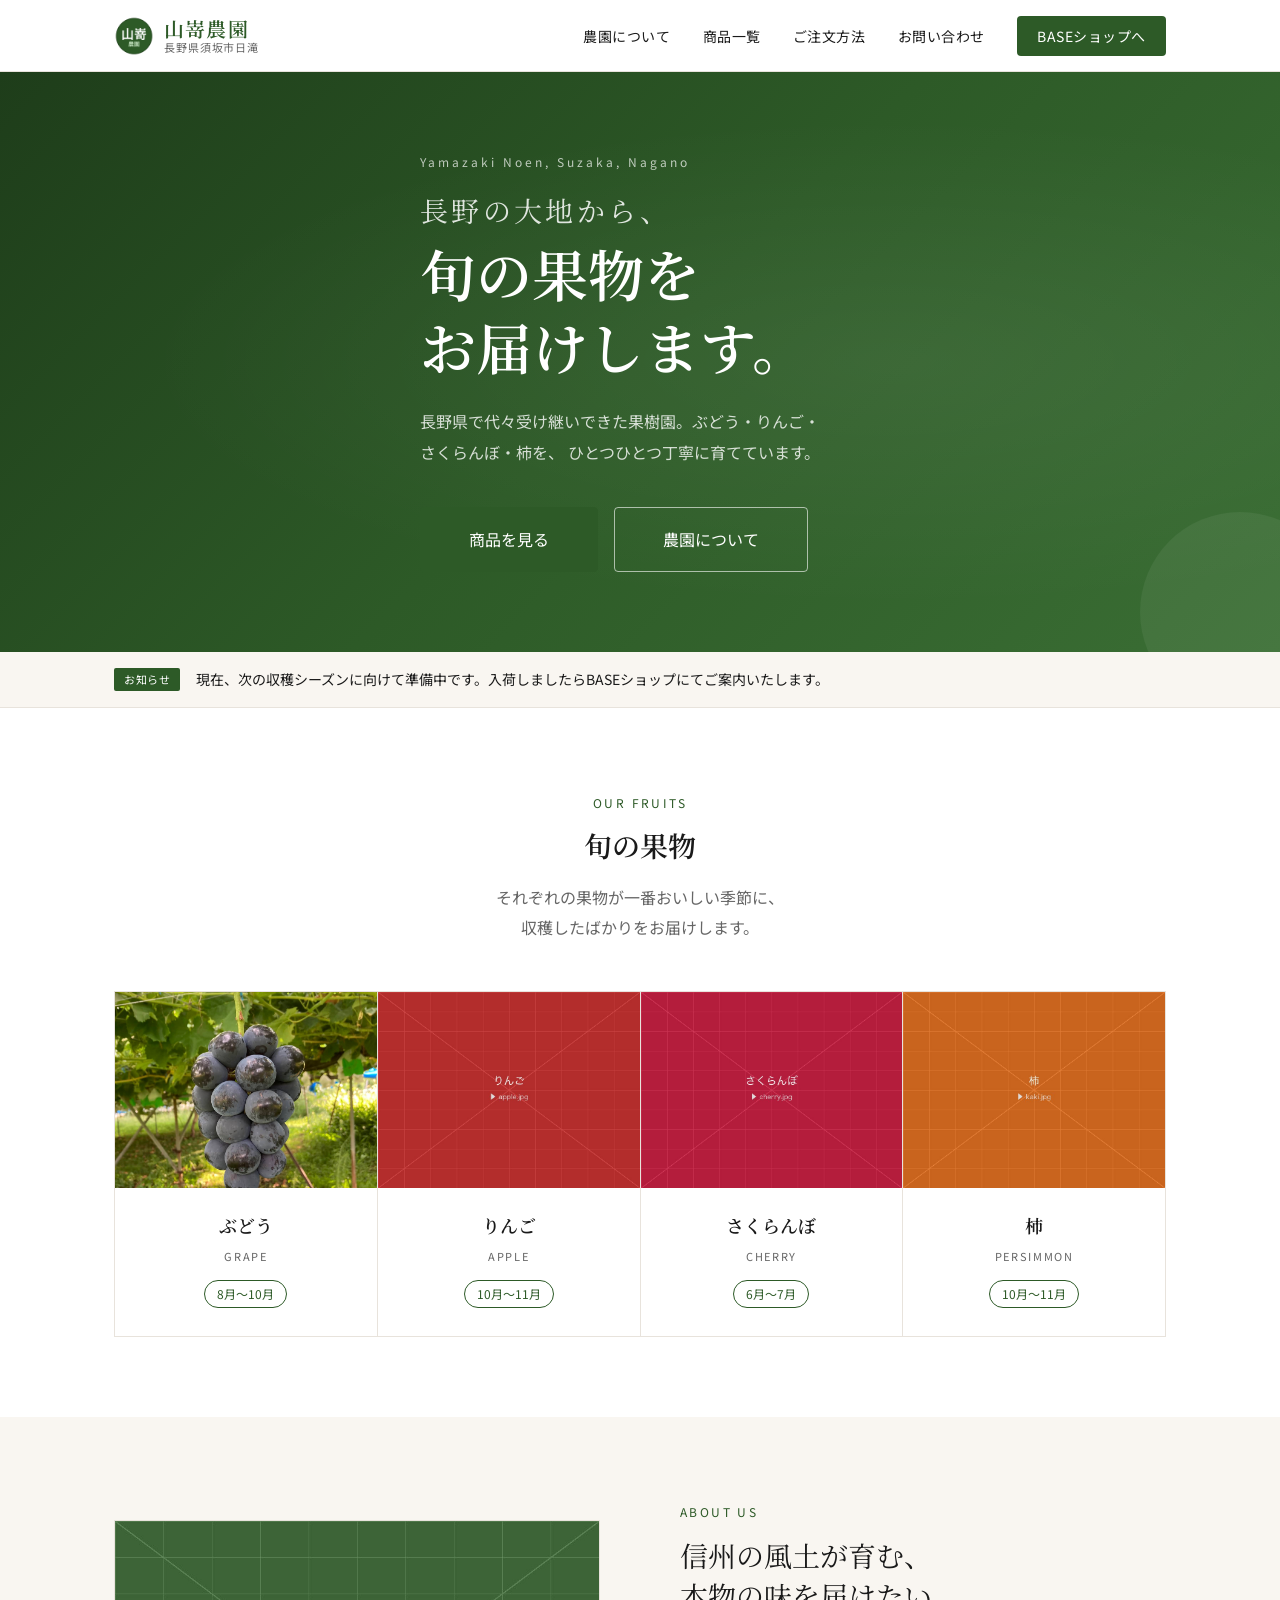
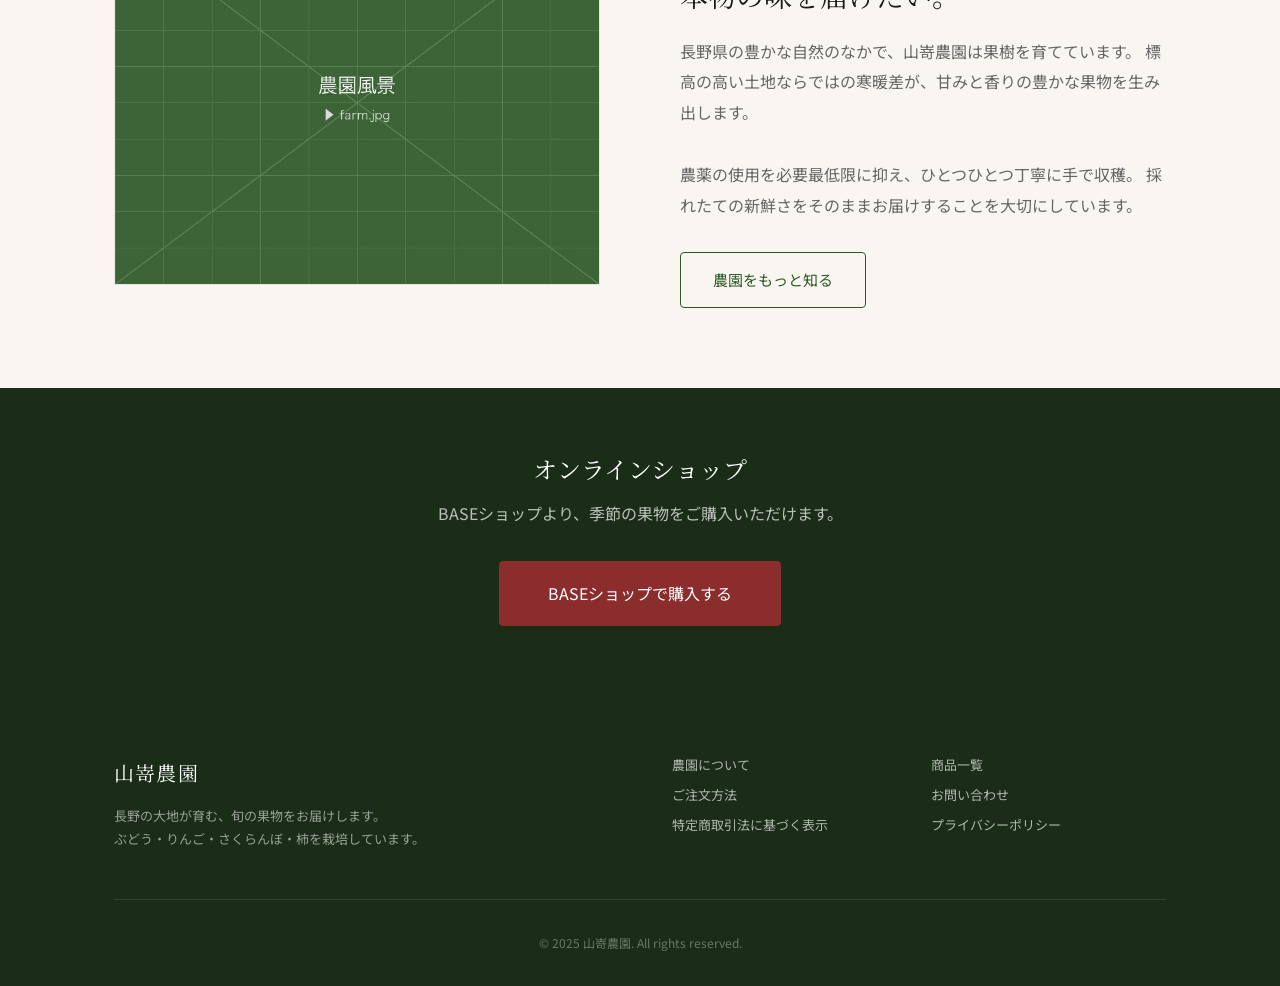
<file: index.html>
<!DOCTYPE html>
<html lang="ja">
<head>
  <meta charset="UTF-8">
  <meta name="viewport" content="width=device-width, initial-scale=1.0">
  <meta name="description" content="山嵜農園は長野県須坂市日滝の果樹農家です。ぶどう・りんご・さくらんぼ・柿を育て、旬の味をお届けしています。">
  <meta name="robots" content="index, follow">
  <title>山嵜農園 | 長野県の果樹農家</title>
  <link rel="preconnect" href="https://fonts.googleapis.com">
  <link rel="preconnect" href="https://fonts.gstatic.com" crossorigin>
  <link href="https://fonts.googleapis.com/css2?family=Noto+Sans+JP:wght@400;500&family=Noto+Serif+JP:wght@400;600&display=swap" rel="stylesheet">
  <link rel="icon" href="images/favicon.svg" type="image/svg+xml">
  <link rel="stylesheet" href="css/reset.css?v=20260533">
  <link rel="stylesheet" href="css/style.css?v=20260533">
</head>
<body>

  <header class="site-header">
    <div class="container">
      <a href="index.html" class="site-logo">
        <img src="images/logo.png" alt="山嵜農園" class="logo-img">
        <div class="logo-text">
          <span class="logo-main">山嵜農園</span>
          <span class="logo-sub">長野県須坂市日滝</span>
        </div>
      </a>
      <nav class="site-nav" id="site-nav" aria-label="メインナビゲーション">
        <ul>
          <li><a href="about.html">農園について</a></li>
          <li><a href="products.html">商品一覧</a></li>
          <li><a href="order.html">ご注文方法</a></li>
          <li><a href="contact.html">お問い合わせ</a></li>
          <li>
            <a href="https://yamazaki-noen.base.shop" target="_blank" rel="noopener noreferrer"
               class="nav-shop-btn">BASEショップへ</a>
          </li>
        </ul>
      </nav>
      <button class="menu-toggle" id="menu-toggle"
              aria-label="メニューを開く" aria-expanded="false" aria-controls="site-nav">
        <span></span><span></span><span></span>
      </button>
    </div>
  </header>

  <main>

    <!-- ヒーロー -->
    <section class="hero" aria-label="メインビジュアル">
      <div class="hero-badge" aria-hidden="true"></div>
      <div class="container">
        <div class="hero-body">
          <span class="hero-label">Yamazaki Noen, Suzaka, Nagano</span>
          <h1 class="hero-title">
            <span>長野の大地から、</span>
            旬の果物を<br>お届けします。
          </h1>
          <p class="hero-desc">
            長野県で代々受け継いできた果樹園。ぶどう・<wbr>りんご・<wbr><span style="white-space:nowrap">さくらんぼ</span>・<wbr>柿を、
            ひとつひとつ丁寧に育てています。
          </p>
          <div class="hero-actions">
            <a href="products.html" class="btn btn--primary btn--large">商品を見る</a>
            <a href="about.html" class="btn btn--outline btn--large" style="color:#fff; border-color:rgba(255,255,255,0.6);">農園について</a>
          </div>
        </div>
      </div>
    </section>

    <!-- お知らせバー（非表示にしたい場合は hidden を追加） -->
    <div class="notice-bar" id="notice-bar">
      <div class="container">
        <span class="notice-tag">お知らせ</span>
        <p id="notice-text">現在、次の収穫シーズンに向けて準備中です。入荷しましたらBASEショップにてご案内いたします。</p>
      </div>
    </div>

    <!-- 果物カテゴリ -->
    <section class="section" aria-labelledby="fruits-heading">
      <div class="container">
        <div class="section-head">
          <span class="section-label">Our Fruits</span>
          <h2 class="section-title" id="fruits-heading">旬の果物</h2>
          <p class="section-desc">それぞれの果物が一番おいしい季節に、<br>収穫したばかりをお届けします。</p>
        </div>

        <div class="fruit-grid" role="list">
          <article class="fruit-card" role="listitem">
            <a href="products.html#grape" class="fruit-card-link" aria-label="ぶどうの商品ページへ"></a>
            <div class="fruit-img">
              <img src="images/grape.jpg" alt="ぶどう" loading="lazy" width="400" height="300">
            </div>
            <div class="fruit-card-body">
              <p class="fruit-name-jp">ぶどう</p>
              <p class="fruit-name-en">Grape</p>
              <span class="fruit-season">8月〜10月</span>
            </div>
          </article>

          <article class="fruit-card" role="listitem">
            <a href="products.html#apple" class="fruit-card-link" aria-label="りんごの商品ページへ"></a>
            <div class="fruit-img">
              <img src="images/apple.jpg" alt="りんご" loading="lazy" width="400" height="300">
            </div>
            <div class="fruit-card-body">
              <p class="fruit-name-jp">りんご</p>
              <p class="fruit-name-en">Apple</p>
              <span class="fruit-season">10月〜11月</span>
            </div>
          </article>

          <article class="fruit-card" role="listitem">
            <a href="products.html#cherry" class="fruit-card-link" aria-label="さくらんぼの商品ページへ"></a>
            <div class="fruit-img">
              <img src="images/cherry.jpg" alt="さくらんぼ" loading="lazy" width="400" height="300">
            </div>
            <div class="fruit-card-body">
              <p class="fruit-name-jp">さくらんぼ</p>
              <p class="fruit-name-en">Cherry</p>
              <span class="fruit-season">6月〜7月</span>
            </div>
          </article>

          <article class="fruit-card" role="listitem">
            <a href="products.html#kaki" class="fruit-card-link" aria-label="柿の商品ページへ"></a>
            <div class="fruit-img">
              <img src="images/kaki.jpg" alt="柿" loading="lazy" width="400" height="300">
            </div>
            <div class="fruit-card-body">
              <p class="fruit-name-jp">柿</p>
              <p class="fruit-name-en">Persimmon</p>
              <span class="fruit-season">10月〜11月</span>
            </div>
          </article>
        </div>
      </div>
    </section>

    <!-- 農園紹介テイザー -->
    <section class="section section--warm" aria-labelledby="about-teaser-heading">
      <div class="container">
        <div class="about-teaser">
          <div class="about-teaser-image">
            <img src="images/farm.jpg" alt="山嵜農園の風景" loading="lazy">
          </div>
          <div class="about-teaser-body">
            <span class="section-label">About Us</span>
            <h2 id="about-teaser-heading">信州の風土が育む、<br>本物の味を届けたい。</h2>
            <p>
              長野県の豊かな自然のなかで、山嵜農園は果樹を育てています。
              標高の高い土地ならではの寒暖差が、甘みと香りの豊かな果物を生み出します。
            </p>
            <p>
              農薬の使用を必要最低限に抑え、ひとつひとつ丁寧に手で収穫。
              採れたての新鮮さをそのままお届けすることを大切にしています。
            </p>
            <a href="about.html" class="btn btn--outline">農園をもっと知る</a>
          </div>
        </div>
      </div>
    </section>

    <!-- BASEショップバナー -->
    <section class="shop-banner" aria-labelledby="shop-banner-heading">
      <div class="container">
        <h2 id="shop-banner-heading">オンラインショップ</h2>
        <p>BASEショップより、季節の果物をご購入いただけます。</p>
        <a href="https://yamazaki-noen.base.shop" target="_blank" rel="noopener noreferrer"
           class="btn btn--accent btn--large">
          BASEショップで購入する
        </a>
      </div>
    </section>

  </main>

  <footer class="site-footer">
    <div class="container">
      <div class="footer-inner">
        <div class="footer-brand">
          <p class="footer-logo">山嵜農園</p>
          <p class="footer-tagline">長野の大地が育む、旬の果物をお届けします。<br>ぶどう・りんご・さくらんぼ・柿を栽培しています。</p>
        </div>
        <nav class="footer-nav" aria-label="フッターナビゲーション">
          <a href="about.html">農園について</a>
          <a href="products.html">商品一覧</a>
          <a href="order.html">ご注文方法</a>
          <a href="contact.html">お問い合わせ</a>
          <a href="legal.html">特定商取引法に基づく表示</a>
          <a href="privacy.html">プライバシーポリシー</a>
        </nav>
      </div>
      <p class="copyright">&copy; 2025 山嵜農園. All rights reserved.</p>
    </div>
  </footer>

  <script src="js/main.js?v=20260533"></script>
  <script src="https://identity.netlify.com/v1/netlify-identity-widget.js"></script>
  <script src="js/identity-redirect.js?v=20260533"></script>
  <button class="back-to-top" id="back-to-top" aria-label="ページトップへ戻る">&#8679;</button>
</body>
</html>
</file>
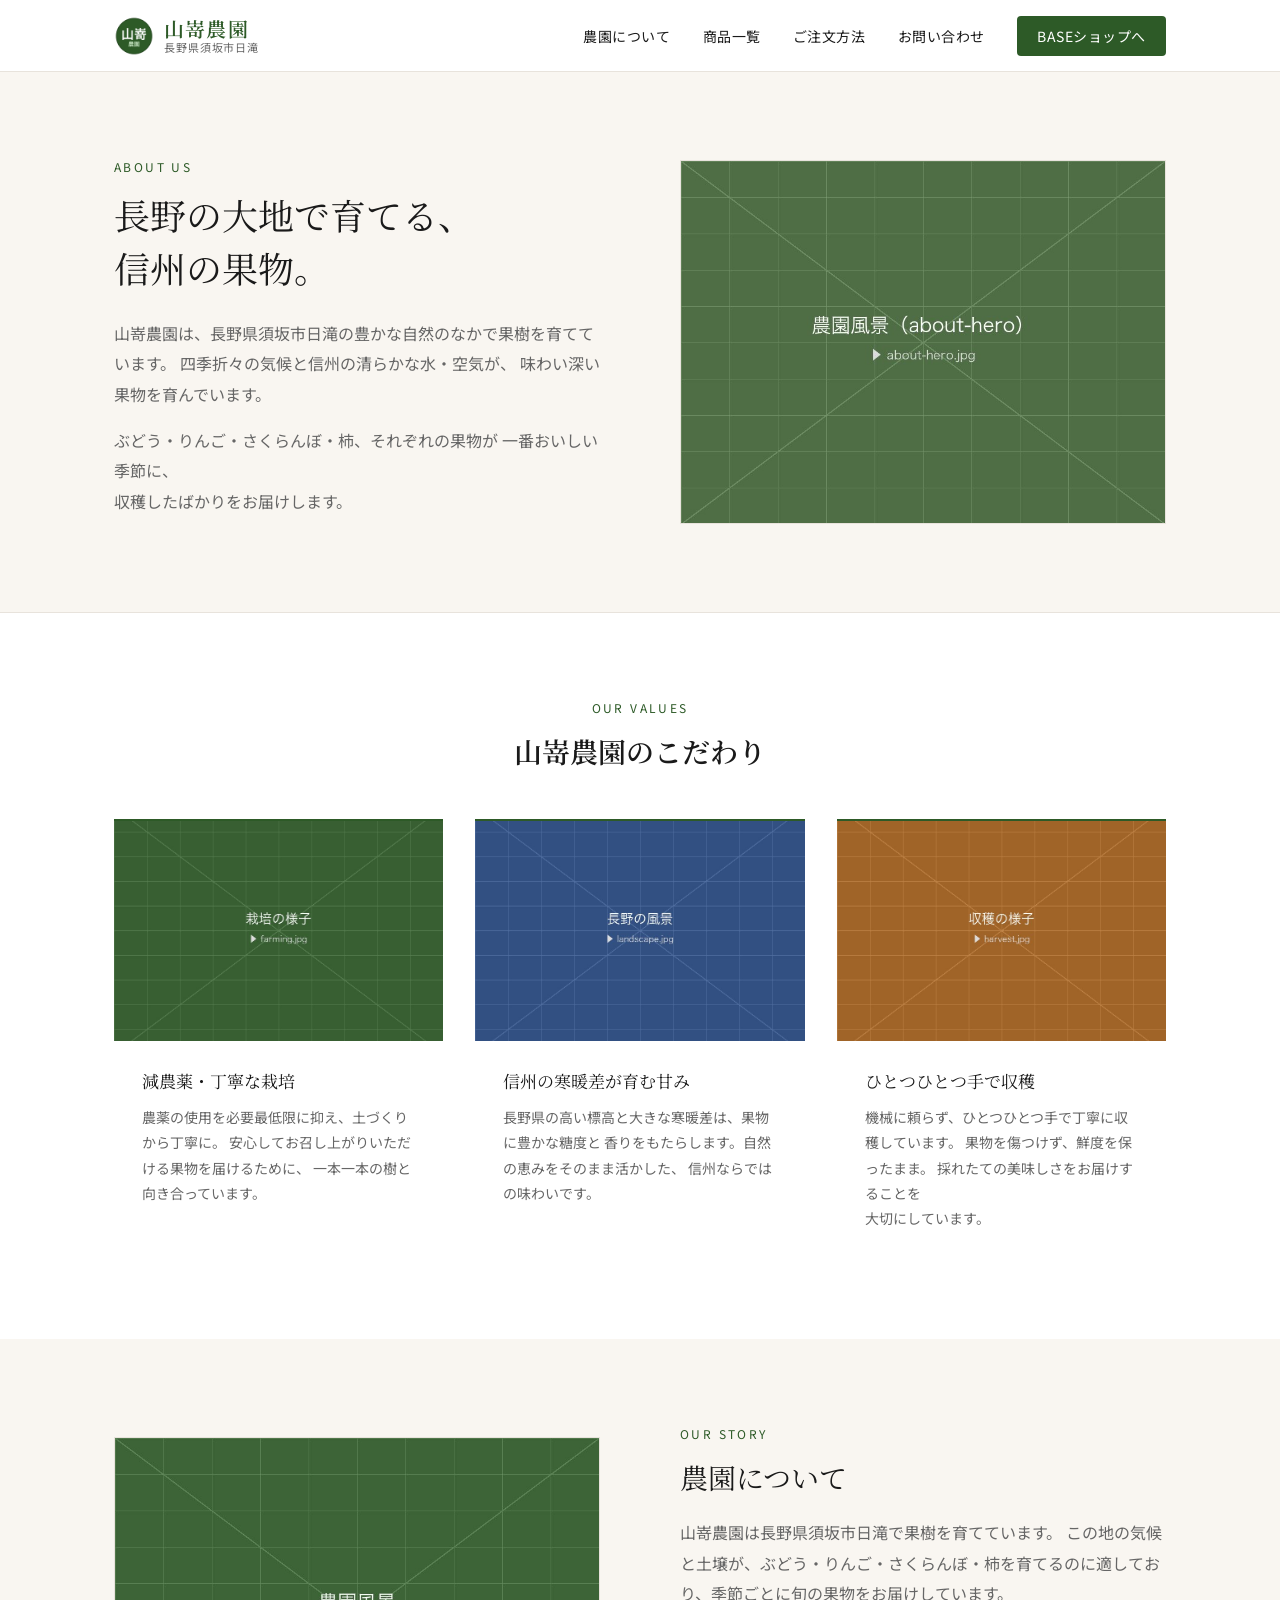
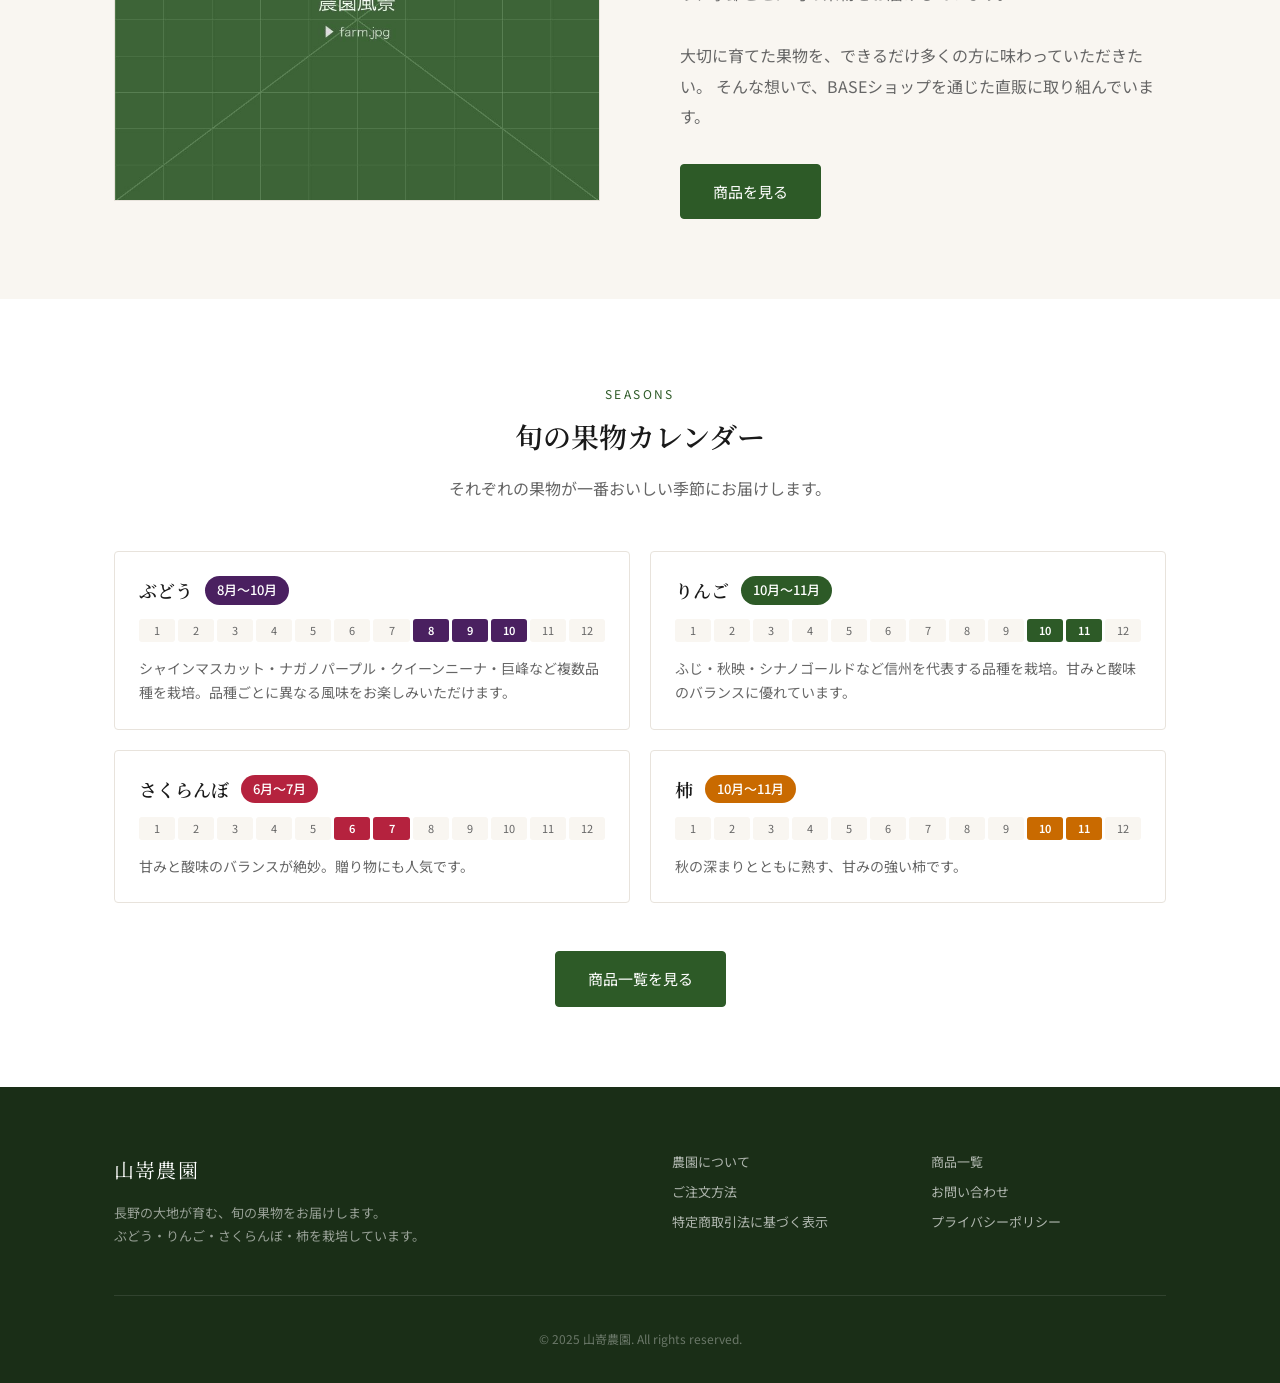
<file: about.html>
<!DOCTYPE html>
<html lang="ja">
<head>
  <meta charset="UTF-8">
  <meta name="viewport" content="width=device-width, initial-scale=1.0">
  <meta name="description" content="山嵜農園について。長野県須坂市日滝で果樹を育てる農家の想いやこだわりをご紹介します。">
  <title>農園について | 山嵜農園</title>
  <link rel="preconnect" href="https://fonts.googleapis.com">
  <link rel="preconnect" href="https://fonts.gstatic.com" crossorigin>
  <link href="https://fonts.googleapis.com/css2?family=Noto+Sans+JP:wght@400;500&family=Noto+Serif+JP:wght@400;600&display=swap" rel="stylesheet">
  <link rel="icon" href="images/favicon.svg" type="image/svg+xml">
  <link rel="stylesheet" href="css/reset.css?v=20260533">
  <link rel="stylesheet" href="css/style.css?v=20260533">
</head>
<body>

  <header class="site-header">
    <div class="container">
      <a href="index.html" class="site-logo">
        <img src="images/logo.png" alt="山嵜農園" class="logo-img">
        <div class="logo-text">
          <span class="logo-main">山嵜農園</span>
          <span class="logo-sub">長野県須坂市日滝</span>
        </div>
      </a>
      <nav class="site-nav" id="site-nav" aria-label="メインナビゲーション">
        <ul>
          <li><a href="about.html">農園について</a></li>
          <li><a href="products.html">商品一覧</a></li>
          <li><a href="order.html">ご注文方法</a></li>
          <li><a href="contact.html">お問い合わせ</a></li>
          <li>
            <a href="https://yamazaki-noen.base.shop" target="_blank" rel="noopener noreferrer"
               class="nav-shop-btn">BASEショップへ</a>
          </li>
        </ul>
      </nav>
      <button class="menu-toggle" id="menu-toggle"
              aria-label="メニューを開く" aria-expanded="false" aria-controls="site-nav">
        <span></span><span></span><span></span>
      </button>
    </div>
  </header>

  <main>

    <!-- ページヒーロー -->
    <section class="about-hero">
      <div class="container">
        <div class="about-hero-text">
          <span class="section-label">About Us</span>
          <h1>長野の大地で育てる、<br>信州の果物。</h1>
          <p>
            山嵜農園は、長野県須坂市日滝の豊かな自然のなかで果樹を育てています。
            四季折々の気候と信州の清らかな水・空気が、
            味わい深い果物を育んでいます。
          </p>
          <p>
            ぶどう・りんご・さくらんぼ・柿、それぞれの果物が
            一番おいしい季節に、<br>収穫したばかりをお届けします。
          </p>
        </div>
        <div class="about-image">
          <img src="images/about-hero.jpg" alt="山嵜農園の農園風景" loading="lazy">
        </div>
      </div>
    </section>

    <!-- こだわり -->
    <section class="section" aria-labelledby="values-heading">
      <div class="container">
        <div class="section-head">
          <span class="section-label">Our Values</span>
          <h2 class="section-title" id="values-heading">山嵜農園のこだわり</h2>
        </div>

        <div class="values-grid">
          <article class="value-card">
            <div class="value-img">
              <img src="images/farming.jpg" alt="丁寧な栽培の様子" loading="lazy">
            </div>
            <div class="value-body">
              <h3 class="value-title">減農薬・丁寧な栽培</h3>
              <p class="value-desc">
                農薬の使用を必要最低限に抑え、土づくりから丁寧に。
                安心してお召し上がりいただける果物を届けるために、
                一本一本の樹と向き合っています。
              </p>
            </div>
          </article>

          <article class="value-card">
            <div class="value-img">
              <img src="images/landscape.jpg" alt="長野県の山々と農園の風景" loading="lazy">
            </div>
            <div class="value-body">
              <h3 class="value-title">信州の寒暖差が育む甘み</h3>
              <p class="value-desc">
                長野県の高い標高と大きな寒暖差は、果物に豊かな糖度と
                香りをもたらします。自然の恵みをそのまま活かした、
                信州ならではの味わいです。
              </p>
            </div>
          </article>

          <article class="value-card">
            <div class="value-img">
              <img src="images/harvest.jpg" alt="手作業での収穫の様子" loading="lazy">
            </div>
            <div class="value-body">
              <h3 class="value-title">ひとつひとつ手で収穫</h3>
              <p class="value-desc">
                機械に頼らず、ひとつひとつ手で丁寧に収穫しています。
                果物を傷つけず、鮮度を保ったまま。
                採れたての美味しさをお届けすることを<br>大切にしています。
              </p>
            </div>
          </article>
        </div>
      </div>
    </section>

    <!-- 農園の歴史 -->
    <section class="section section--warm" aria-labelledby="history-heading">
      <div class="container">
        <div class="about-teaser">
          <div class="about-teaser-image">
            <img src="images/farm.jpg" alt="山嵜農園の風景" loading="lazy">
          </div>
          <div class="about-teaser-body">
            <span class="section-label">Our Story</span>
            <h2 id="history-heading">農園について</h2>
            <p>
              山嵜農園は長野県須坂市日滝で果樹を育てています。
              この地の気候と土壌が、ぶどう・りんご・<span style="white-space:nowrap">さくらんぼ</span>・柿を育てるのに適しており、季節ごとに旬の果物をお届けしています。
            </p>
            <p>
              大切に育てた果物を、できるだけ多くの方に味わっていただきたい。
              そんな想いで、BASEショップを通じた直販に取り組んでいます。
            </p>
            <a href="products.html" class="btn btn--primary">商品を見る</a>
          </div>
        </div>
      </div>
    </section>

    <!-- 栽培する果物 -->
    <section class="section" aria-labelledby="fruits-heading">
      <div class="container">
        <div class="section-head">
          <span class="section-label">Seasons</span>
          <h2 class="section-title" id="fruits-heading">旬の果物カレンダー</h2>
          <p class="section-desc">それぞれの果物が一番おいしい季節にお届けします。</p>
        </div>

        <div class="season-grid">

          <!-- ぶどう -->
          <div class="season-card season-card--grape">
            <div class="season-card-head">
              <h3 class="season-fruit">ぶどう</h3>
              <span class="season-period">8月〜10月</span>
            </div>
            <div class="season-months-bar" aria-label="収穫時期：8月〜10月">
              <span class="month-cell">1</span>
              <span class="month-cell">2</span>
              <span class="month-cell">3</span>
              <span class="month-cell">4</span>
              <span class="month-cell">5</span>
              <span class="month-cell">6</span>
              <span class="month-cell">7</span>
              <span class="month-cell active">8</span>
              <span class="month-cell active">9</span>
              <span class="month-cell active">10</span>
              <span class="month-cell">11</span>
              <span class="month-cell">12</span>
            </div>
            <p class="season-note">シャインマスカット・ナガノパープル・クイーンニーナ・巨峰など複数品種を栽培。品種ごとに異なる風味をお楽しみいただけます。</p>
          </div>

          <!-- りんご -->
          <div class="season-card season-card--apple">
            <div class="season-card-head">
              <h3 class="season-fruit">りんご</h3>
              <span class="season-period">10月〜11月</span>
            </div>
            <div class="season-months-bar" aria-label="収穫時期：10月〜11月">
              <span class="month-cell">1</span>
              <span class="month-cell">2</span>
              <span class="month-cell">3</span>
              <span class="month-cell">4</span>
              <span class="month-cell">5</span>
              <span class="month-cell">6</span>
              <span class="month-cell">7</span>
              <span class="month-cell">8</span>
              <span class="month-cell">9</span>
              <span class="month-cell active">10</span>
              <span class="month-cell active">11</span>
              <span class="month-cell">12</span>
            </div>
            <p class="season-note">ふじ・秋映・シナノゴールドなど信州を代表する品種を栽培。甘みと酸味のバランスに優れています。</p>
          </div>

          <!-- さくらんぼ -->
          <div class="season-card season-card--cherry">
            <div class="season-card-head">
              <h3 class="season-fruit">さくらんぼ</h3>
              <span class="season-period">6月〜7月</span>
            </div>
            <div class="season-months-bar" aria-label="収穫時期：6月〜7月">
              <span class="month-cell">1</span>
              <span class="month-cell">2</span>
              <span class="month-cell">3</span>
              <span class="month-cell">4</span>
              <span class="month-cell">5</span>
              <span class="month-cell active">6</span>
              <span class="month-cell active">7</span>
              <span class="month-cell">8</span>
              <span class="month-cell">9</span>
              <span class="month-cell">10</span>
              <span class="month-cell">11</span>
              <span class="month-cell">12</span>
            </div>
            <p class="season-note">甘みと酸味のバランスが絶妙。贈り物にも人気です。</p>
          </div>

          <!-- 柿 -->
          <div class="season-card season-card--kaki">
            <div class="season-card-head">
              <h3 class="season-fruit">柿</h3>
              <span class="season-period">10月〜11月</span>
            </div>
            <div class="season-months-bar" aria-label="収穫時期：10月〜11月">
              <span class="month-cell">1</span>
              <span class="month-cell">2</span>
              <span class="month-cell">3</span>
              <span class="month-cell">4</span>
              <span class="month-cell">5</span>
              <span class="month-cell">6</span>
              <span class="month-cell">7</span>
              <span class="month-cell">8</span>
              <span class="month-cell">9</span>
              <span class="month-cell active">10</span>
              <span class="month-cell active">11</span>
              <span class="month-cell">12</span>
            </div>
            <p class="season-note">秋の深まりとともに熟す、甘みの強い柿です。</p>
          </div>

        </div>

        <div class="text-center mt-48">
          <a href="products.html" class="btn btn--primary">商品一覧を見る</a>
        </div>

      </div>
    </section>

  </main>

  <footer class="site-footer">
    <div class="container">
      <div class="footer-inner">
        <div class="footer-brand">
          <p class="footer-logo">山嵜農園</p>
          <p class="footer-tagline">長野の大地が育む、旬の果物をお届けします。<br>ぶどう・りんご・さくらんぼ・柿を栽培しています。</p>
        </div>
        <nav class="footer-nav" aria-label="フッターナビゲーション">
          <a href="about.html">農園について</a>
          <a href="products.html">商品一覧</a>
          <a href="order.html">ご注文方法</a>
          <a href="contact.html">お問い合わせ</a>
          <a href="legal.html">特定商取引法に基づく表示</a>
          <a href="privacy.html">プライバシーポリシー</a>
        </nav>
      </div>
      <p class="copyright">&copy; 2025 山嵜農園. All rights reserved.</p>
    </div>
  </footer>

  <script src="js/main.js?v=20260533"></script>
  <button class="back-to-top" id="back-to-top" aria-label="ページトップへ戻る">&#8679;</button>
</body>
</html>
</file>
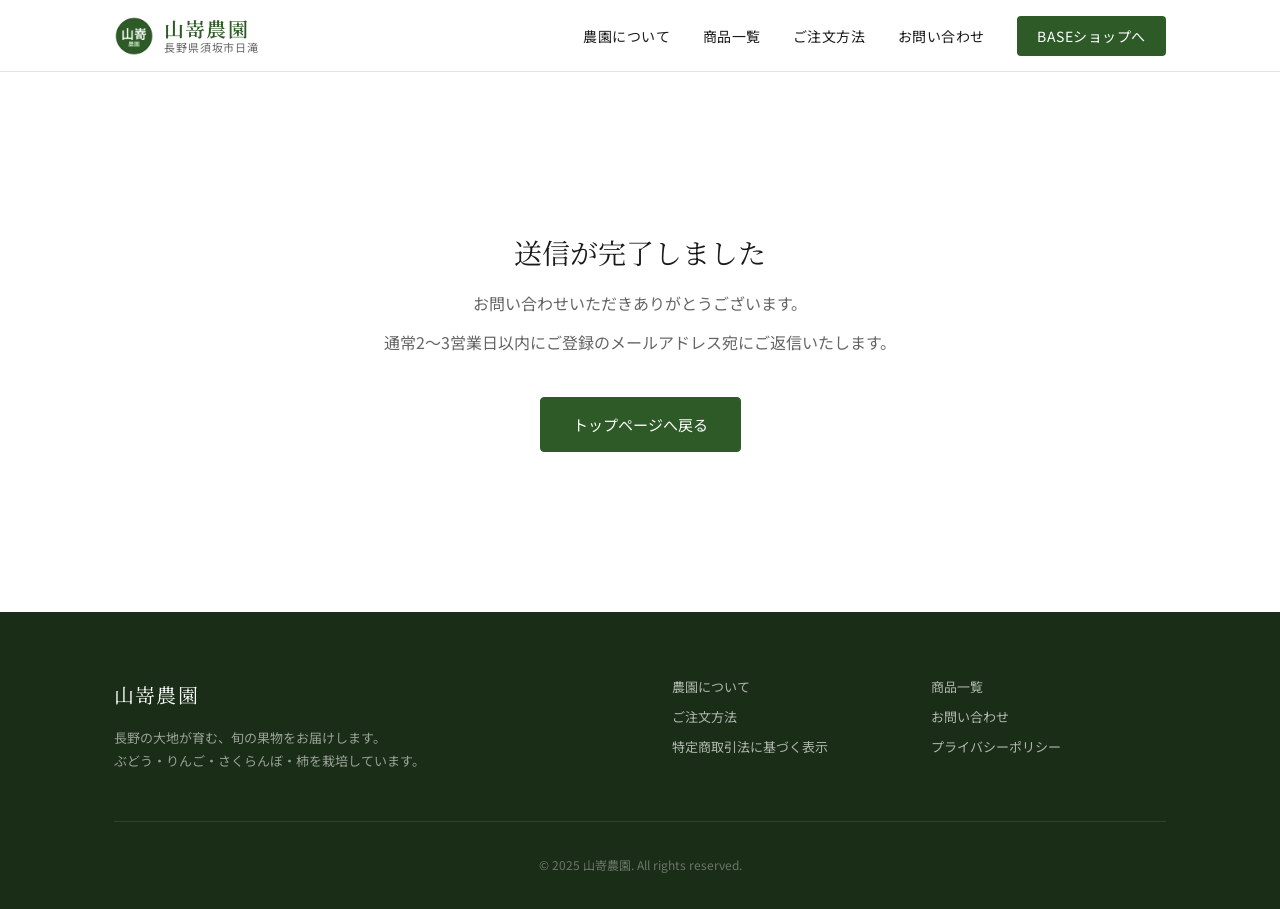
<file: contact-thanks.html>
<!DOCTYPE html>
<html lang="ja">
<head>
  <meta charset="UTF-8">
  <meta name="viewport" content="width=device-width, initial-scale=1.0">
  <meta name="robots" content="noindex">
  <title>送信完了 | 山嵜農園</title>
  <link rel="preconnect" href="https://fonts.googleapis.com">
  <link rel="preconnect" href="https://fonts.gstatic.com" crossorigin>
  <link href="https://fonts.googleapis.com/css2?family=Noto+Sans+JP:wght@400;500&family=Noto+Serif+JP:wght@400;600&display=swap" rel="stylesheet">
  <link rel="icon" href="images/favicon.svg" type="image/svg+xml">
  <link rel="stylesheet" href="css/reset.css?v=20260532">
  <link rel="stylesheet" href="css/style.css?v=20260532">
</head>
<body>

  <header class="site-header">
    <div class="container">
      <a href="index.html" class="site-logo">
        <img src="images/logo.png" alt="山嵜農園" class="logo-img">
        <div class="logo-text">
          <span class="logo-main">山嵜農園</span>
          <span class="logo-sub">長野県須坂市日滝</span>
        </div>
      </a>
      <nav class="site-nav" id="site-nav" aria-label="メインナビゲーション">
        <ul>
          <li><a href="about.html">農園について</a></li>
          <li><a href="products.html">商品一覧</a></li>
          <li><a href="order.html">ご注文方法</a></li>
          <li><a href="contact.html">お問い合わせ</a></li>
          <li>
            <a href="https://yamazaki-noen.base.shop" target="_blank" rel="noopener noreferrer"
               class="nav-shop-btn">BASEショップへ</a>
          </li>
        </ul>
      </nav>
      <button class="menu-toggle" id="menu-toggle"
              aria-label="メニューを開く" aria-expanded="false" aria-controls="site-nav">
        <span></span><span></span><span></span>
      </button>
    </div>
  </header>

  <main>
    <section class="section" style="min-height: 60vh; display:flex; align-items:center;">
      <div class="container text-center">
        <h1 style="font-family:var(--font-serif); font-size:1.75rem; margin-bottom:16px;">
          送信が完了しました
        </h1>
        <p style="color:var(--color-text-muted); margin-bottom:8px;">
          お問い合わせいただきありがとうございます。
        </p>
        <p style="color:var(--color-text-muted); margin-bottom:40px;">
          通常2〜3営業日以内にご登録のメールアドレス宛にご返信いたします。
        </p>
        <a href="index.html" class="btn btn--primary">トップページへ戻る</a>
      </div>
    </section>
  </main>

  <footer class="site-footer">
    <div class="container">
      <div class="footer-inner">
        <div class="footer-brand">
          <p class="footer-logo">山嵜農園</p>
          <p class="footer-tagline">長野の大地が育む、旬の果物をお届けします。<br>ぶどう・りんご・さくらんぼ・柿を栽培しています。</p>
        </div>
        <nav class="footer-nav" aria-label="フッターナビゲーション">
          <a href="about.html">農園について</a>
          <a href="products.html">商品一覧</a>
          <a href="order.html">ご注文方法</a>
          <a href="contact.html">お問い合わせ</a>
          <a href="legal.html">特定商取引法に基づく表示</a>
          <a href="privacy.html">プライバシーポリシー</a>
        </nav>
      </div>
      <p class="copyright">&copy; 2025 山嵜農園. All rights reserved.</p>
    </div>
  </footer>

  <script src="js/main.js?v=20260532"></script>
  <button class="back-to-top" id="back-to-top" aria-label="ページトップへ戻る">&#8679;</button>
</body>
</html>
</file>
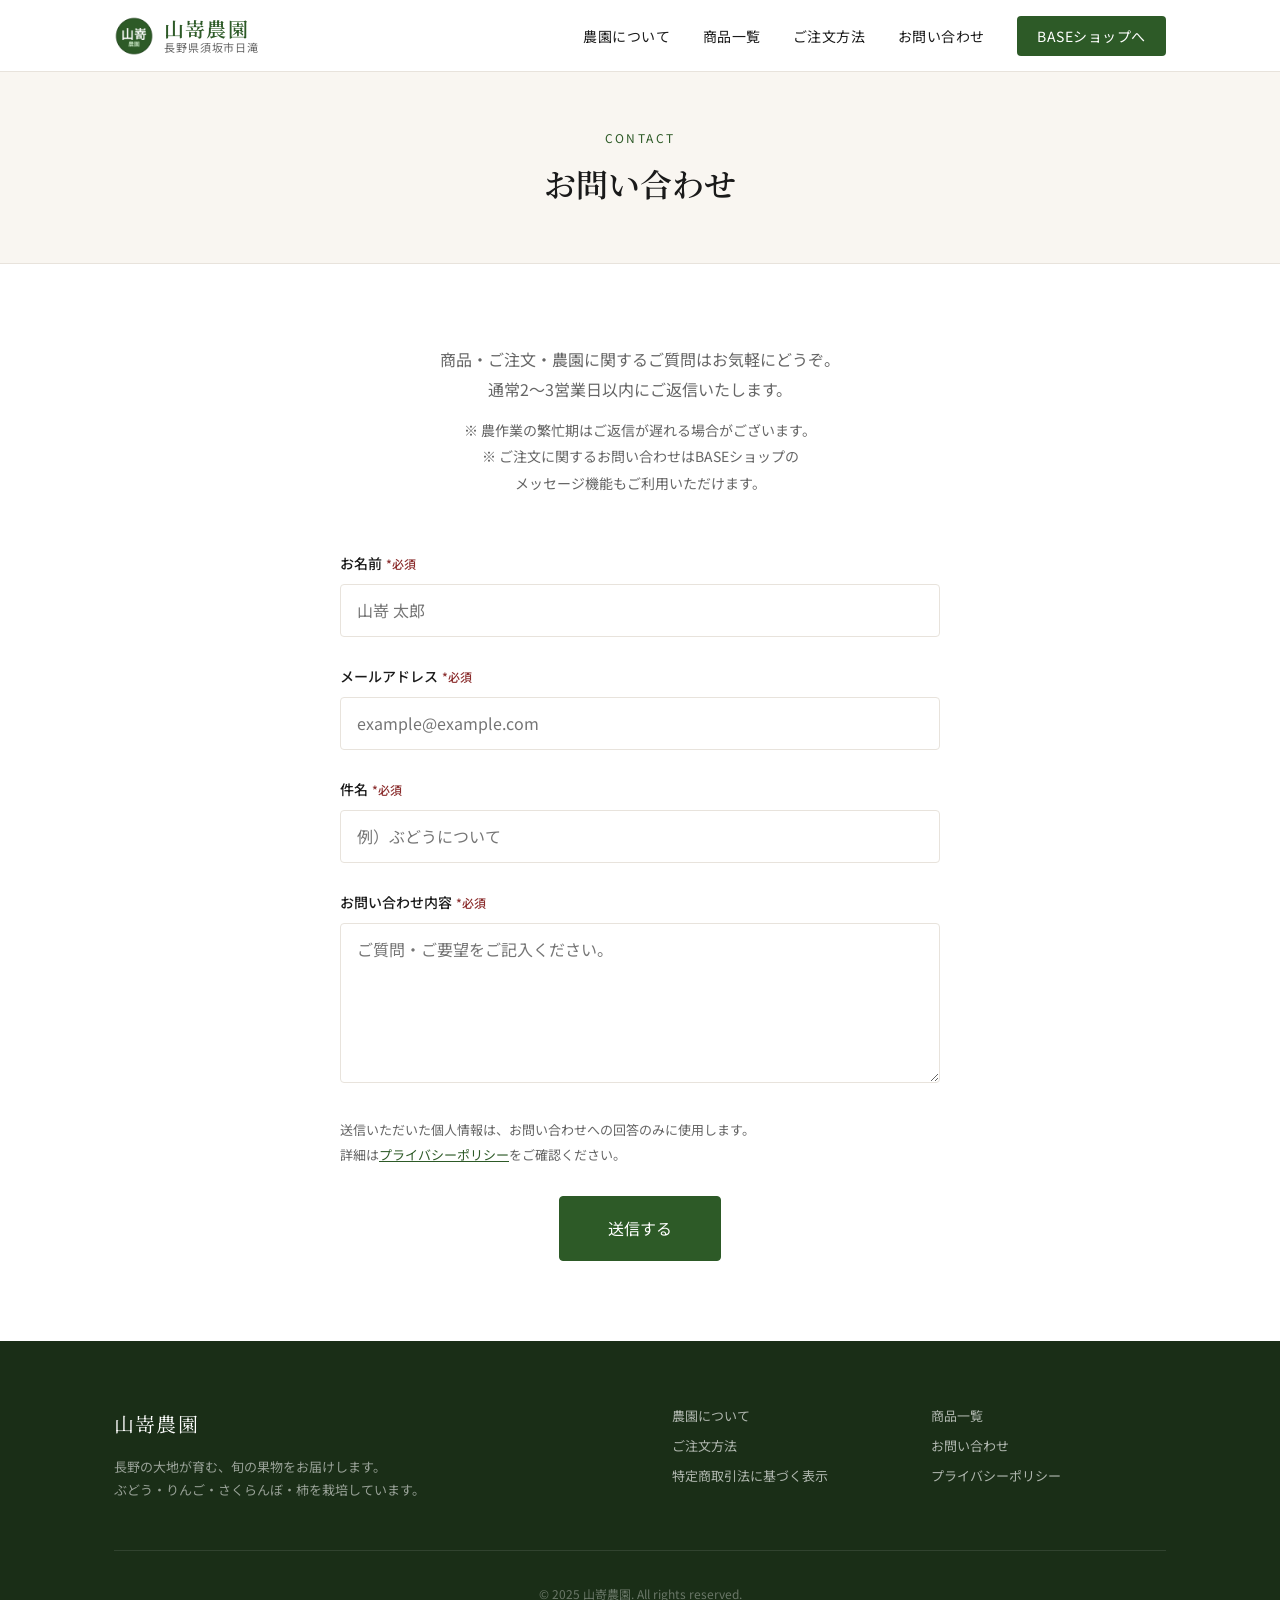
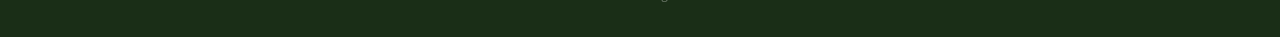
<file: contact.html>
<!DOCTYPE html>
<html lang="ja">
<head>
  <meta charset="UTF-8">
  <meta name="viewport" content="width=device-width, initial-scale=1.0">
  <meta name="description" content="山嵜農園へのお問い合わせはこちらから。商品・ご注文・農園に関するご質問をお気軽にどうぞ。">
  <title>お問い合わせ | 山嵜農園</title>
  <link rel="preconnect" href="https://fonts.googleapis.com">
  <link rel="preconnect" href="https://fonts.gstatic.com" crossorigin>
  <link href="https://fonts.googleapis.com/css2?family=Noto+Sans+JP:wght@400;500&family=Noto+Serif+JP:wght@400;600&display=swap" rel="stylesheet">
  <link rel="icon" href="images/favicon.svg" type="image/svg+xml">
  <link rel="stylesheet" href="css/reset.css?v=20260532">
  <link rel="stylesheet" href="css/style.css?v=20260532">
</head>
<body>

  <header class="site-header">
    <div class="container">
      <a href="index.html" class="site-logo">
        <img src="images/logo.png" alt="山嵜農園" class="logo-img">
        <div class="logo-text">
          <span class="logo-main">山嵜農園</span>
          <span class="logo-sub">長野県須坂市日滝</span>
        </div>
      </a>
      <nav class="site-nav" id="site-nav" aria-label="メインナビゲーション">
        <ul>
          <li><a href="about.html">農園について</a></li>
          <li><a href="products.html">商品一覧</a></li>
          <li><a href="order.html">ご注文方法</a></li>
          <li><a href="contact.html">お問い合わせ</a></li>
          <li>
            <a href="https://yamazaki-noen.base.shop" target="_blank" rel="noopener noreferrer"
               class="nav-shop-btn">BASEショップへ</a>
          </li>
        </ul>
      </nav>
      <button class="menu-toggle" id="menu-toggle"
              aria-label="メニューを開く" aria-expanded="false" aria-controls="site-nav">
        <span></span><span></span><span></span>
      </button>
    </div>
  </header>

  <main>

    <div class="page-hero">
      <div class="container">
        <span class="page-hero-label">Contact</span>
        <h1 class="page-hero-title">お問い合わせ</h1>
      </div>
    </div>

    <section class="section">
      <div class="container">

        <div class="contact-intro">
          <p>
            商品・ご注文・農園に関するご質問はお気軽にどうぞ。<br>
            通常2〜3営業日以内にご返信いたします。
          </p>
          <p style="margin-top:12px; font-size:0.875rem; color:var(--color-text-muted);">
            ※ 農作業の繁忙期はご返信が遅れる場合がございます。<br>
            ※ ご注文に関するお問い合わせはBASEショップの<br>メッセージ機能もご利用いただけます。
          </p>
        </div>

        <form
          class="contact-form"
          name="contact"
          method="POST"
          data-netlify="true"
          data-netlify-honeypot="bot-field"
          action="/contact-thanks.html"
        >

          <div class="form-honey" aria-hidden="true">
            <label>入力しないでください: <input name="bot-field" tabindex="-1" autocomplete="off"></label>
          </div>

          <input type="hidden" name="form-name" value="contact">

          <div class="form-group">
            <label class="form-label" for="name">
              お名前<span class="required">*必須</span>
            </label>
            <input
              class="form-input"
              type="text"
              id="name"
              name="name"
              required
              autocomplete="name"
              placeholder="山嵜 太郎"
            >
          </div>

          <div class="form-group">
            <label class="form-label" for="email">
              メールアドレス<span class="required">*必須</span>
            </label>
            <input
              class="form-input"
              type="email"
              id="email"
              name="email"
              required
              autocomplete="email"
              placeholder="example@example.com"
            >
          </div>

          <div class="form-group">
            <label class="form-label" for="subject">
              件名<span class="required">*必須</span>
            </label>
            <input
              class="form-input"
              type="text"
              id="subject"
              name="subject"
              required
              placeholder="例）ぶどうについて"
            >
          </div>

          <div class="form-group">
            <label class="form-label" for="message">
              お問い合わせ内容<span class="required">*必須</span>
            </label>
            <textarea
              class="form-textarea"
              id="message"
              name="message"
              required
              placeholder="ご質問・ご要望をご記入ください。"
            ></textarea>
          </div>

          <p class="form-notice">
            送信いただいた個人情報は、お問い合わせへの回答のみに使用します。<br>
            詳細は<a href="privacy.html">プライバシーポリシー</a>をご確認ください。
          </p>

          <div class="form-submit">
            <button type="submit" class="btn btn--primary btn--large">送信する</button>
          </div>

        </form>

      </div>
    </section>

  </main>

  <footer class="site-footer">
    <div class="container">
      <div class="footer-inner">
        <div class="footer-brand">
          <p class="footer-logo">山嵜農園</p>
          <p class="footer-tagline">長野の大地が育む、旬の果物をお届けします。<br>ぶどう・りんご・さくらんぼ・柿を栽培しています。</p>
        </div>
        <nav class="footer-nav" aria-label="フッターナビゲーション">
          <a href="about.html">農園について</a>
          <a href="products.html">商品一覧</a>
          <a href="order.html">ご注文方法</a>
          <a href="contact.html">お問い合わせ</a>
          <a href="legal.html">特定商取引法に基づく表示</a>
          <a href="privacy.html">プライバシーポリシー</a>
        </nav>
      </div>
      <p class="copyright">&copy; 2025 山嵜農園. All rights reserved.</p>
    </div>
  </footer>

  <script src="js/main.js?v=20260532"></script>
  <button class="back-to-top" id="back-to-top" aria-label="ページトップへ戻る">&#8679;</button>
</body>
</html>
</file>
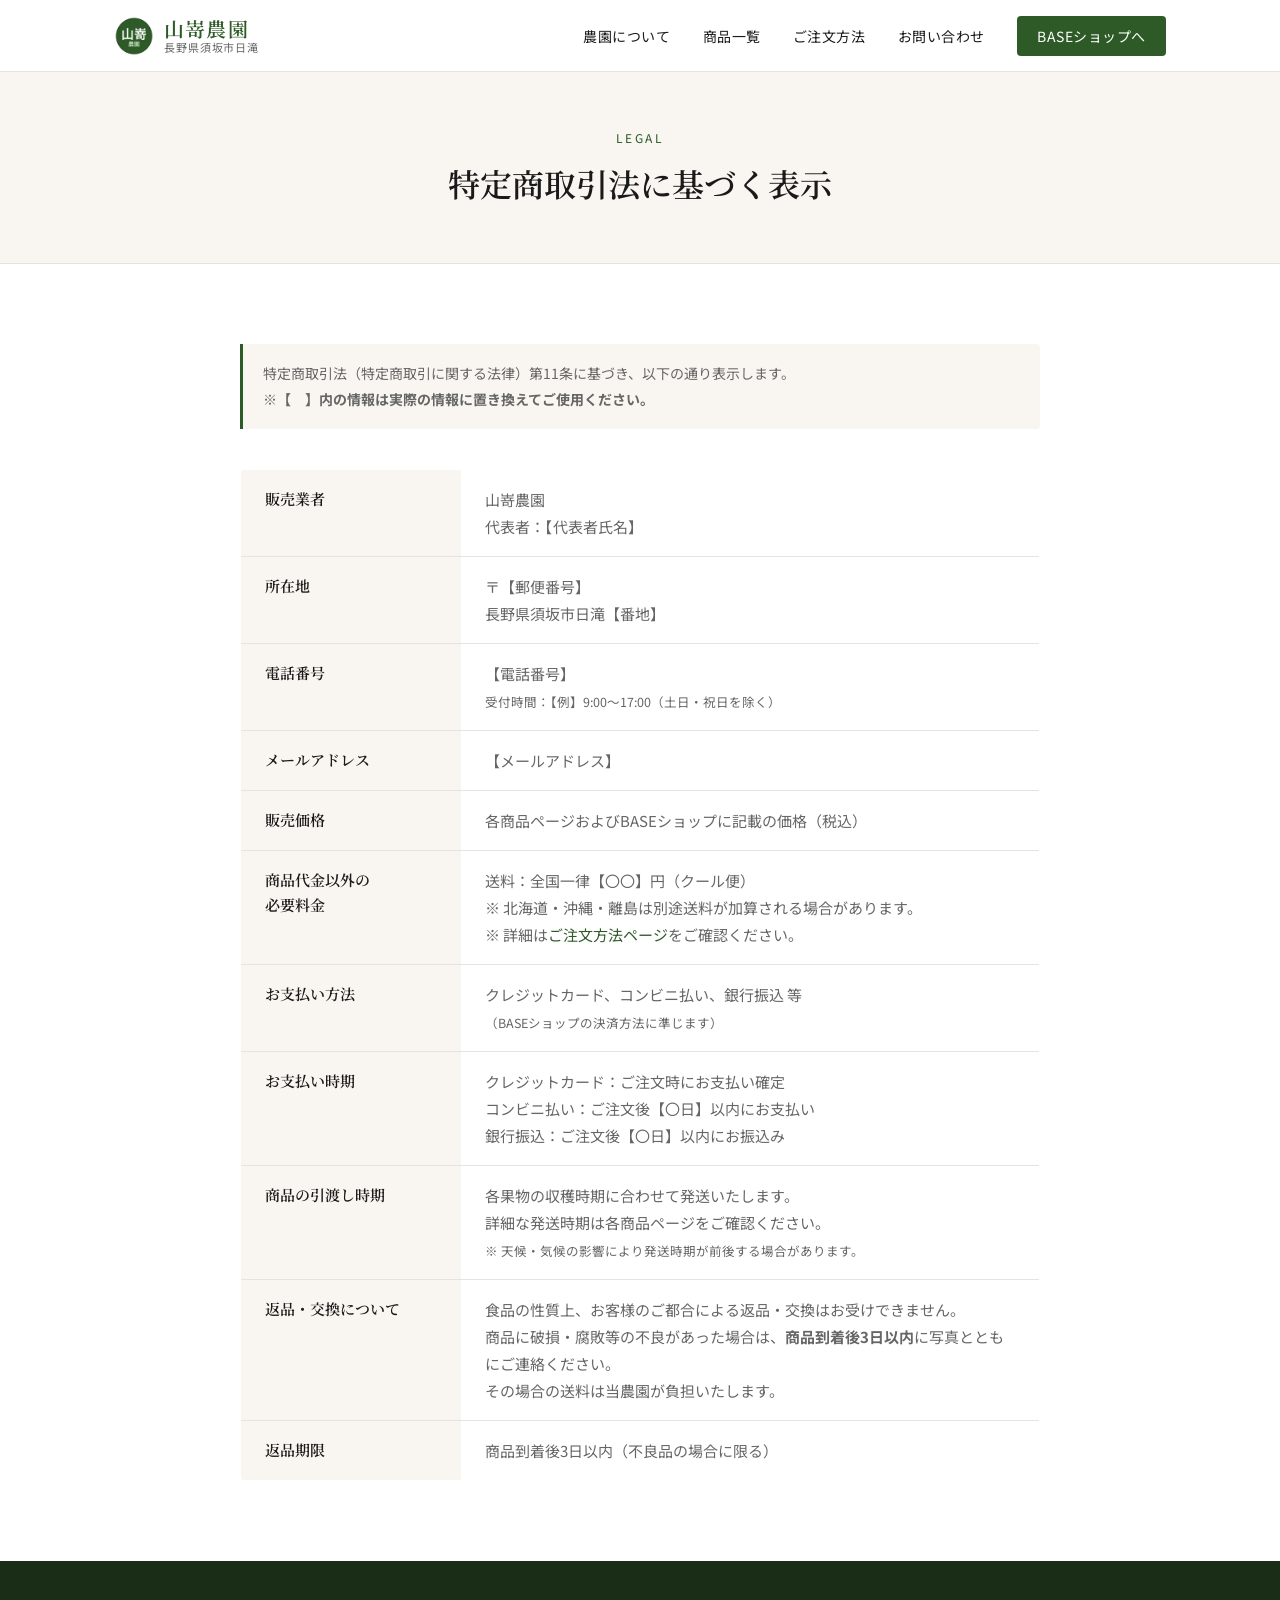
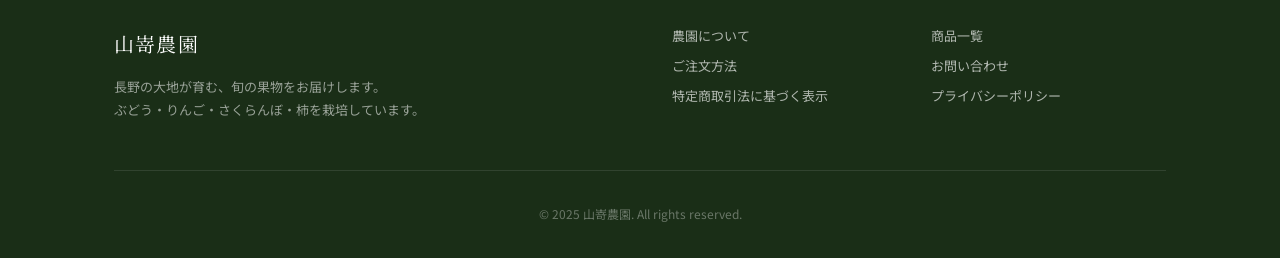
<file: legal.html>
<!DOCTYPE html>
<html lang="ja">
<head>
  <meta charset="UTF-8">
  <meta name="viewport" content="width=device-width, initial-scale=1.0">
  <meta name="description" content="山嵜農園の特定商取引法に基づく表示ページです。">
  <meta name="robots" content="noindex">
  <title>特定商取引法に基づく表示 | 山嵜農園</title>
  <link rel="preconnect" href="https://fonts.googleapis.com">
  <link rel="preconnect" href="https://fonts.gstatic.com" crossorigin>
  <link href="https://fonts.googleapis.com/css2?family=Noto+Sans+JP:wght@400;500&family=Noto+Serif+JP:wght@400;600&display=swap" rel="stylesheet">
  <link rel="icon" href="images/favicon.svg" type="image/svg+xml">
  <link rel="stylesheet" href="css/reset.css?v=20260532">
  <link rel="stylesheet" href="css/style.css?v=20260532">
</head>
<body>

  <header class="site-header">
    <div class="container">
      <a href="index.html" class="site-logo">
        <img src="images/logo.png" alt="山嵜農園" class="logo-img">
        <div class="logo-text">
          <span class="logo-main">山嵜農園</span>
          <span class="logo-sub">長野県須坂市日滝</span>
        </div>
      </a>
      <nav class="site-nav" id="site-nav" aria-label="メインナビゲーション">
        <ul>
          <li><a href="about.html">農園について</a></li>
          <li><a href="products.html">商品一覧</a></li>
          <li><a href="order.html">ご注文方法</a></li>
          <li><a href="contact.html">お問い合わせ</a></li>
          <li>
            <a href="https://yamazaki-noen.base.shop" target="_blank" rel="noopener noreferrer"
               class="nav-shop-btn">BASEショップへ</a>
          </li>
        </ul>
      </nav>
      <button class="menu-toggle" id="menu-toggle"
              aria-label="メニューを開く" aria-expanded="false" aria-controls="site-nav">
        <span></span><span></span><span></span>
      </button>
    </div>
  </header>

  <main>

    <div class="page-hero">
      <div class="container">
        <span class="page-hero-label">Legal</span>
        <h1 class="page-hero-title">特定商取引法に基づく表示</h1>
      </div>
    </div>

    <section class="section">
      <div class="container">
        <div class="legal-body">

          <p class="legal-note">
            特定商取引法（特定商取引に関する法律）第11条に基づき、以下の通り表示します。<br>
            <strong>※【　】内の情報は実際の情報に置き換えてご使用ください。</strong>
          </p>

          <table class="legal-table">
            <tbody>
              <tr>
                <th scope="row">販売業者</th>
                <td>山嵜農園<br>代表者：【代表者氏名】</td>
              </tr>
              <tr>
                <th scope="row">所在地</th>
                <td>〒【郵便番号】<br>長野県須坂市日滝【番地】</td>
              </tr>
              <tr>
                <th scope="row">電話番号</th>
                <td>
                  【電話番号】<br>
                  <small style="color:var(--color-text-muted);">受付時間：【例】9:00〜17:00（土日・祝日を除く）</small>
                </td>
              </tr>
              <tr>
                <th scope="row">メールアドレス</th>
                <td>【メールアドレス】</td>
              </tr>
              <tr>
                <th scope="row">販売価格</th>
                <td>各商品ページおよびBASEショップに記載の価格（税込）</td>
              </tr>
              <tr>
                <th scope="row">商品代金以外の<br>必要料金</th>
                <td>
                  送料：全国一律【〇〇】円（クール便）<br>
                  ※ 北海道・沖縄・離島は別途送料が加算される場合があります。<br>
                  ※ 詳細は<a href="order.html" style="color:var(--color-primary);">ご注文方法ページ</a>をご確認ください。
                </td>
              </tr>
              <tr>
                <th scope="row">お支払い方法</th>
                <td>
                  クレジットカード、コンビニ払い、銀行振込 等<br>
                  <small style="color:var(--color-text-muted);">（BASEショップの決済方法に準じます）</small>
                </td>
              </tr>
              <tr>
                <th scope="row">お支払い時期</th>
                <td>
                  クレジットカード：ご注文時にお支払い確定<br>
                  コンビニ払い：ご注文後【〇日】以内にお支払い<br>
                  銀行振込：ご注文後【〇日】以内にお振込み
                </td>
              </tr>
              <tr>
                <th scope="row">商品の引渡し時期</th>
                <td>
                  各果物の収穫時期に合わせて発送いたします。<br>
                  詳細な発送時期は各商品ページをご確認ください。<br>
                  <small style="color:var(--color-text-muted);">※ 天候・気候の影響により発送時期が前後する場合があります。</small>
                </td>
              </tr>
              <tr>
                <th scope="row">返品・交換について</th>
                <td>
                  食品の性質上、お客様のご都合による返品・交換はお受けできません。<br>
                  商品に破損・腐敗等の不良があった場合は、<strong>商品到着後3日以内</strong>に写真とともにご連絡ください。<br>
                  その場合の送料は当農園が負担いたします。
                </td>
              </tr>
              <tr>
                <th scope="row">返品期限</th>
                <td>商品到着後3日以内（不良品の場合に限る）</td>
              </tr>
            </tbody>
          </table>

        </div>
      </div>
    </section>

  </main>

  <footer class="site-footer">
    <div class="container">
      <div class="footer-inner">
        <div class="footer-brand">
          <p class="footer-logo">山嵜農園</p>
          <p class="footer-tagline">長野の大地が育む、旬の果物をお届けします。<br>ぶどう・りんご・さくらんぼ・柿を栽培しています。</p>
        </div>
        <nav class="footer-nav" aria-label="フッターナビゲーション">
          <a href="about.html">農園について</a>
          <a href="products.html">商品一覧</a>
          <a href="order.html">ご注文方法</a>
          <a href="contact.html">お問い合わせ</a>
          <a href="legal.html">特定商取引法に基づく表示</a>
          <a href="privacy.html">プライバシーポリシー</a>
        </nav>
      </div>
      <p class="copyright">&copy; 2025 山嵜農園. All rights reserved.</p>
    </div>
  </footer>

  <script src="js/main.js?v=20260532"></script>
  <button class="back-to-top" id="back-to-top" aria-label="ページトップへ戻る">&#8679;</button>
</body>
</html>
</file>
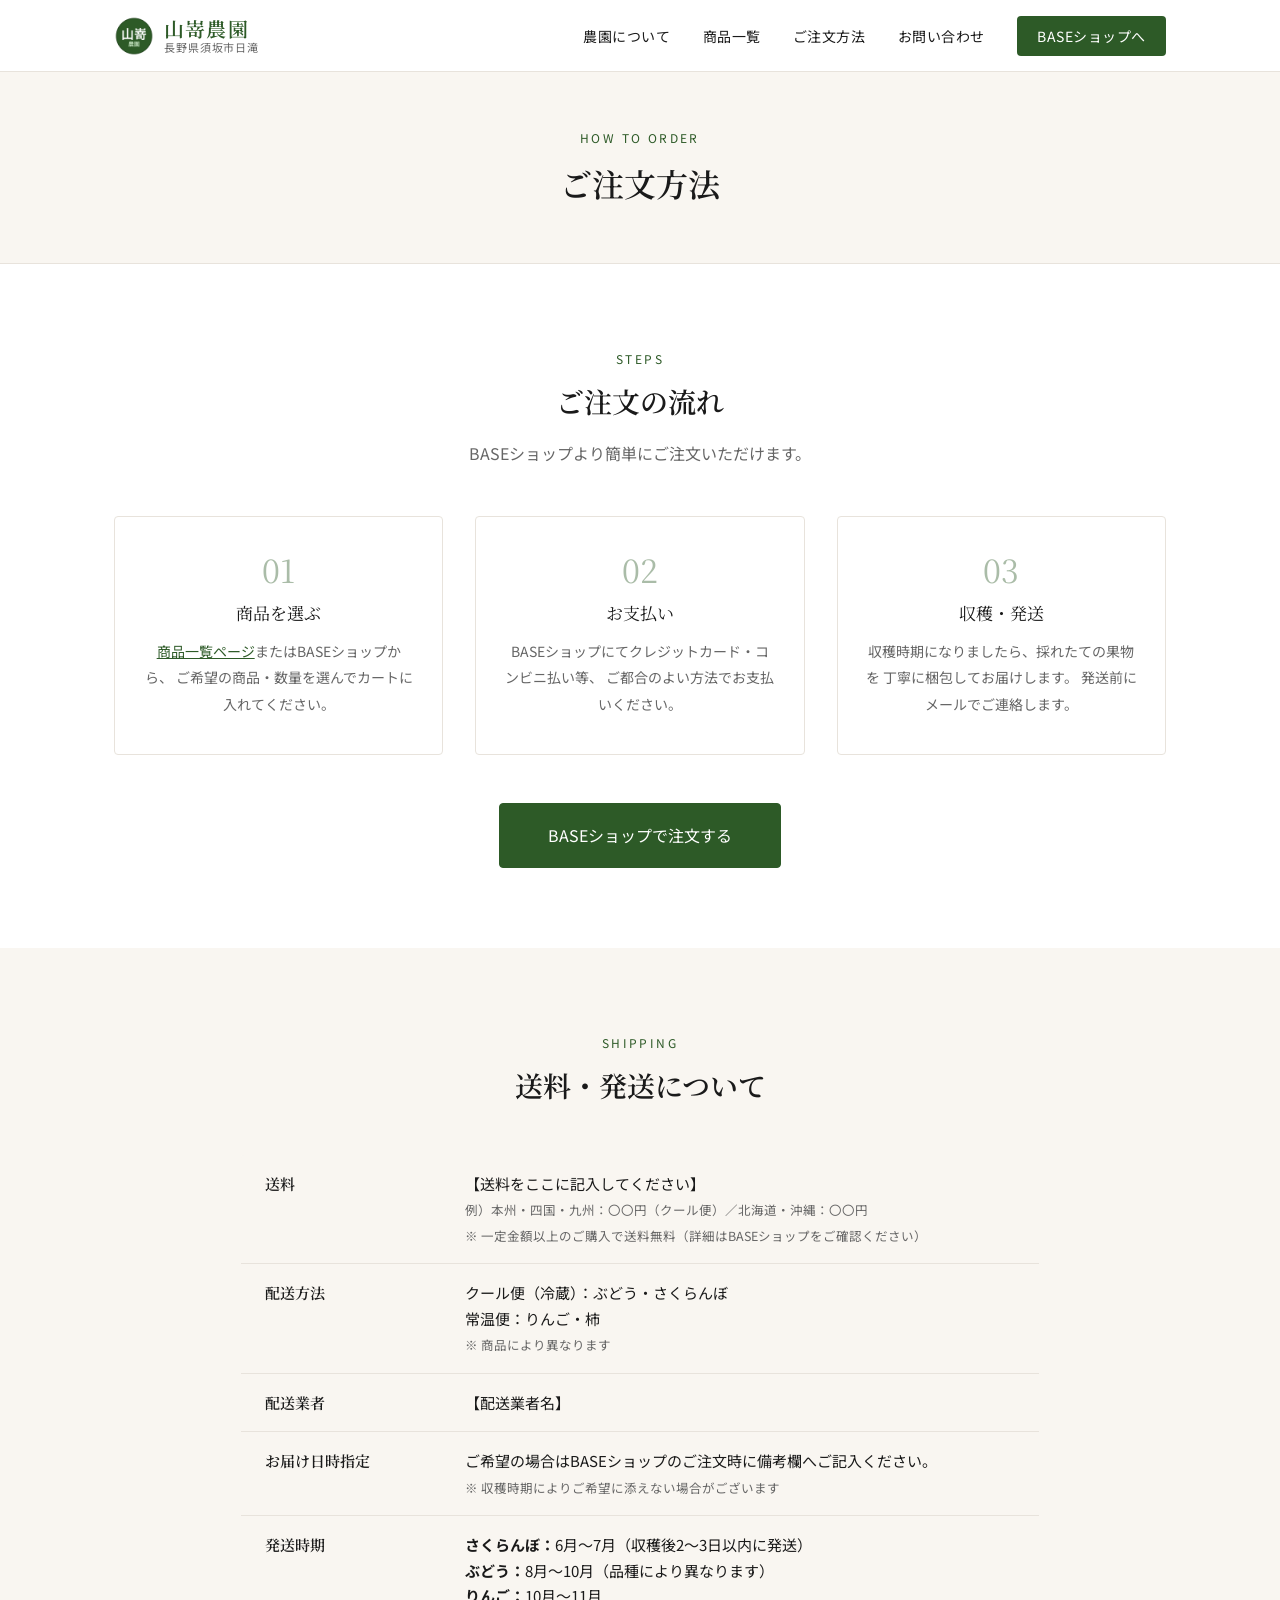
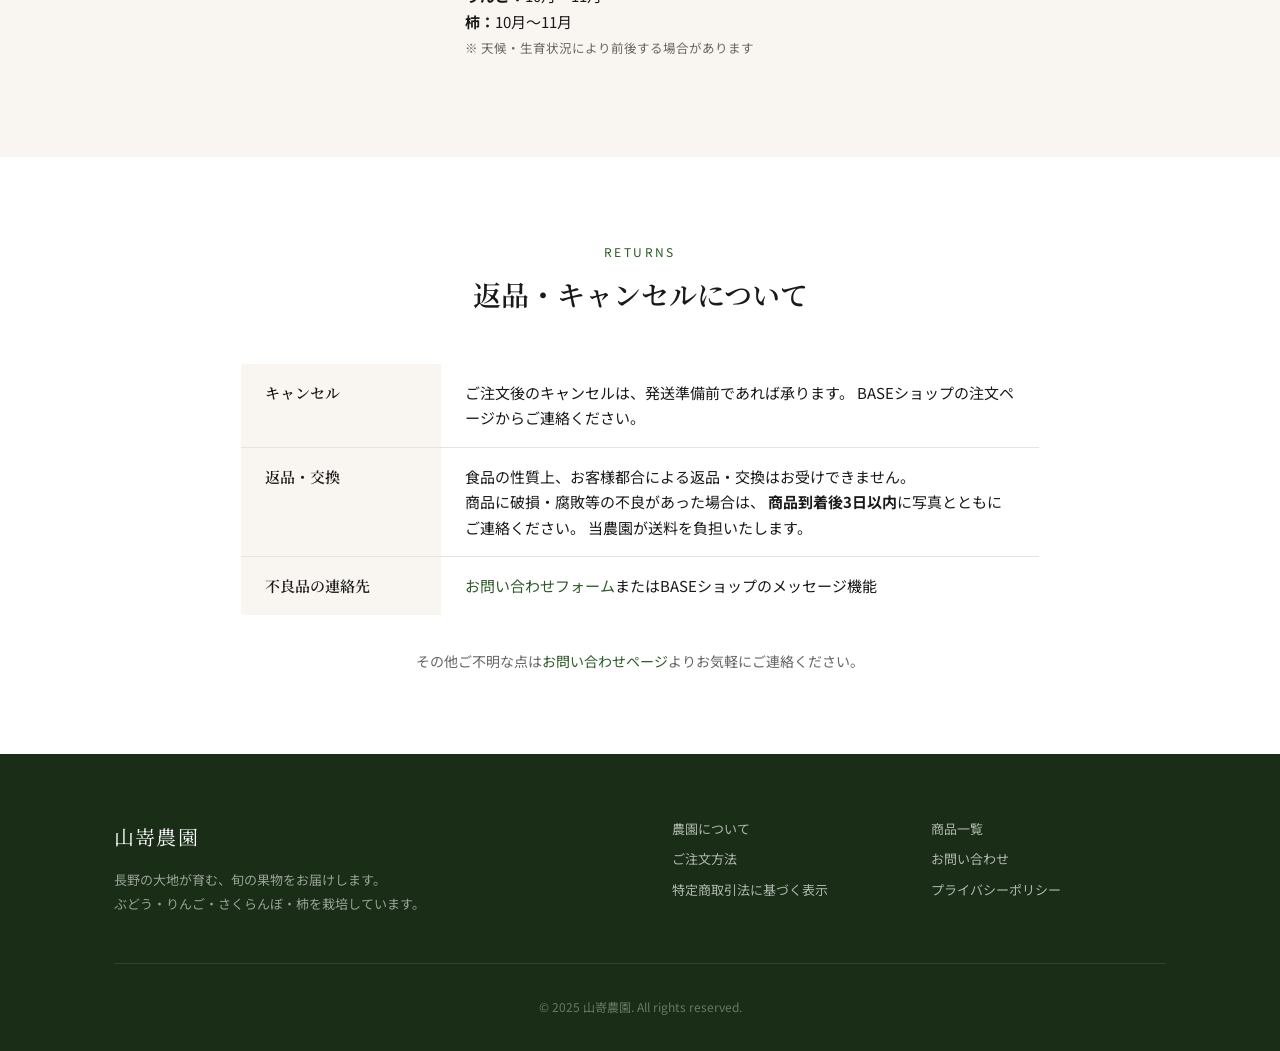
<file: order.html>
<!DOCTYPE html>
<html lang="ja">
<head>
  <meta charset="UTF-8">
  <meta name="viewport" content="width=device-width, initial-scale=1.0">
  <meta name="description" content="山嵜農園のご注文方法・送料・発送時期についてご案内します。">
  <title>ご注文方法 | 山嵜農園</title>
  <link rel="preconnect" href="https://fonts.googleapis.com">
  <link rel="preconnect" href="https://fonts.gstatic.com" crossorigin>
  <link href="https://fonts.googleapis.com/css2?family=Noto+Sans+JP:wght@400;500&family=Noto+Serif+JP:wght@400;600&display=swap" rel="stylesheet">
  <link rel="icon" href="images/favicon.svg" type="image/svg+xml">
  <link rel="stylesheet" href="css/reset.css?v=20260532">
  <link rel="stylesheet" href="css/style.css?v=20260532">
</head>
<body>

  <header class="site-header">
    <div class="container">
      <a href="index.html" class="site-logo">
        <img src="images/logo.png" alt="山嵜農園" class="logo-img">
        <div class="logo-text">
          <span class="logo-main">山嵜農園</span>
          <span class="logo-sub">長野県須坂市日滝</span>
        </div>
      </a>
      <nav class="site-nav" id="site-nav" aria-label="メインナビゲーション">
        <ul>
          <li><a href="about.html">農園について</a></li>
          <li><a href="products.html">商品一覧</a></li>
          <li><a href="order.html">ご注文方法</a></li>
          <li><a href="contact.html">お問い合わせ</a></li>
          <li>
            <a href="https://yamazaki-noen.base.shop" target="_blank" rel="noopener noreferrer"
               class="nav-shop-btn">BASEショップへ</a>
          </li>
        </ul>
      </nav>
      <button class="menu-toggle" id="menu-toggle"
              aria-label="メニューを開く" aria-expanded="false" aria-controls="site-nav">
        <span></span><span></span><span></span>
      </button>
    </div>
  </header>

  <main>

    <div class="page-hero">
      <div class="container">
        <span class="page-hero-label">How to Order</span>
        <h1 class="page-hero-title">ご注文方法</h1>
      </div>
    </div>

    <!-- ご注文の流れ -->
    <section class="section" aria-labelledby="steps-heading">
      <div class="container">
        <div class="section-head">
          <span class="section-label">Steps</span>
          <h2 class="section-title" id="steps-heading">ご注文の流れ</h2>
          <p class="section-desc">BASEショップより簡単にご注文いただけます。</p>
        </div>

        <div class="order-steps">
          <div class="order-step">
            <p class="step-number">01</p>
            <h3 class="step-title">商品を選ぶ</h3>
            <p class="step-desc">
              <a href="products.html">商品一覧ページ</a>またはBASEショップから、
              ご希望の商品・数量を選んでカートに入れてください。
            </p>
          </div>
          <div class="order-step">
            <p class="step-number">02</p>
            <h3 class="step-title">お支払い</h3>
            <p class="step-desc">
              BASEショップにてクレジットカード・コンビニ払い等、
              ご都合のよい方法でお支払いください。
            </p>
          </div>
          <div class="order-step">
            <p class="step-number">03</p>
            <h3 class="step-title">収穫・発送</h3>
            <p class="step-desc">
              収穫時期になりましたら、採れたての果物を
              丁寧に梱包してお届けします。
              発送前にメールでご連絡します。
            </p>
          </div>
        </div>

        <div class="text-center mt-48">
          <a href="https://yamazaki-noen.base.shop" target="_blank" rel="noopener noreferrer"
             class="btn btn--primary btn--large">BASEショップで注文する</a>
        </div>
      </div>
    </section>

    <!-- 送料・発送情報 -->
    <section class="section section--warm" aria-labelledby="shipping-heading">
      <div class="container">
        <div class="section-head">
          <span class="section-label">Shipping</span>
          <h2 class="section-title" id="shipping-heading">送料・発送について</h2>
        </div>

        <table class="info-table" style="max-width:800px; margin:0 auto;">
          <tbody>
            <tr>
              <th scope="row">送料</th>
              <td>
                【送料をここに記入してください】<br>
                <small style="color:var(--color-text-muted);">
                  例）本州・四国・九州：〇〇円（クール便）／北海道・沖縄：〇〇円<br>
                  ※ 一定金額以上のご購入で送料無料（詳細はBASEショップをご確認ください）
                </small>
              </td>
            </tr>
            <tr>
              <th scope="row">配送方法</th>
              <td>
                クール便（冷蔵）：ぶどう・さくらんぼ<br>
                常温便：りんご・柿<br>
                <small style="color:var(--color-text-muted);">※ 商品により異なります</small>
              </td>
            </tr>
            <tr>
              <th scope="row">配送業者</th>
              <td>【配送業者名】</td>
            </tr>
            <tr>
              <th scope="row">お届け日時指定</th>
              <td>
                ご希望の場合はBASEショップのご注文時に備考欄へご記入ください。<br>
                <small style="color:var(--color-text-muted);">※ 収穫時期によりご希望に添えない場合がございます</small>
              </td>
            </tr>
            <tr>
              <th scope="row">発送時期</th>
              <td>
                <strong>さくらんぼ：</strong>6月〜7月（収穫後2〜3日以内に発送）<br>
                <strong>ぶどう：</strong>8月〜10月（品種により異なります）<br>
                <strong>りんご：</strong>10月〜11月<br>
                <strong>柿：</strong>10月〜11月<br>
                <small style="color:var(--color-text-muted);">※ 天候・生育状況により前後する場合があります</small>
              </td>
            </tr>
          </tbody>
        </table>
      </div>
    </section>

    <!-- 返品・キャンセル -->
    <section class="section" aria-labelledby="returns-heading">
      <div class="container">
        <div class="section-head">
          <span class="section-label">Returns</span>
          <h2 class="section-title" id="returns-heading">返品・キャンセルについて</h2>
        </div>

        <table class="info-table" style="max-width:800px; margin:0 auto;">
          <tbody>
            <tr>
              <th scope="row">キャンセル</th>
              <td>
                ご注文後のキャンセルは、発送準備前であれば承ります。
                BASEショップの注文ページからご連絡ください。
              </td>
            </tr>
            <tr>
              <th scope="row">返品・交換</th>
              <td>
                食品の性質上、お客様都合による返品・交換はお受けできません。<br>
                商品に破損・腐敗等の不良があった場合は、
                <strong>商品到着後3日以内</strong>に写真とともにご連絡ください。
                当農園が送料を負担いたします。
              </td>
            </tr>
            <tr>
              <th scope="row">不良品の連絡先</th>
              <td><a href="contact.html" style="color:var(--color-primary);">お問い合わせフォーム</a>またはBASEショップのメッセージ機能</td>
            </tr>
          </tbody>
        </table>

        <p class="text-center mt-32" style="font-size:0.875rem; color:var(--color-text-muted);">
          その他ご不明な点は<a href="contact.html" style="color:var(--color-primary);">お問い合わせページ</a>よりお気軽にご連絡ください。
        </p>
      </div>
    </section>

  </main>

  <footer class="site-footer">
    <div class="container">
      <div class="footer-inner">
        <div class="footer-brand">
          <p class="footer-logo">山嵜農園</p>
          <p class="footer-tagline">長野の大地が育む、旬の果物をお届けします。<br>ぶどう・りんご・さくらんぼ・柿を栽培しています。</p>
        </div>
        <nav class="footer-nav" aria-label="フッターナビゲーション">
          <a href="about.html">農園について</a>
          <a href="products.html">商品一覧</a>
          <a href="order.html">ご注文方法</a>
          <a href="contact.html">お問い合わせ</a>
          <a href="legal.html">特定商取引法に基づく表示</a>
          <a href="privacy.html">プライバシーポリシー</a>
        </nav>
      </div>
      <p class="copyright">&copy; 2025 山嵜農園. All rights reserved.</p>
    </div>
  </footer>

  <script src="js/main.js?v=20260532"></script>
  <button class="back-to-top" id="back-to-top" aria-label="ページトップへ戻る">&#8679;</button>
</body>
</html>
</file>
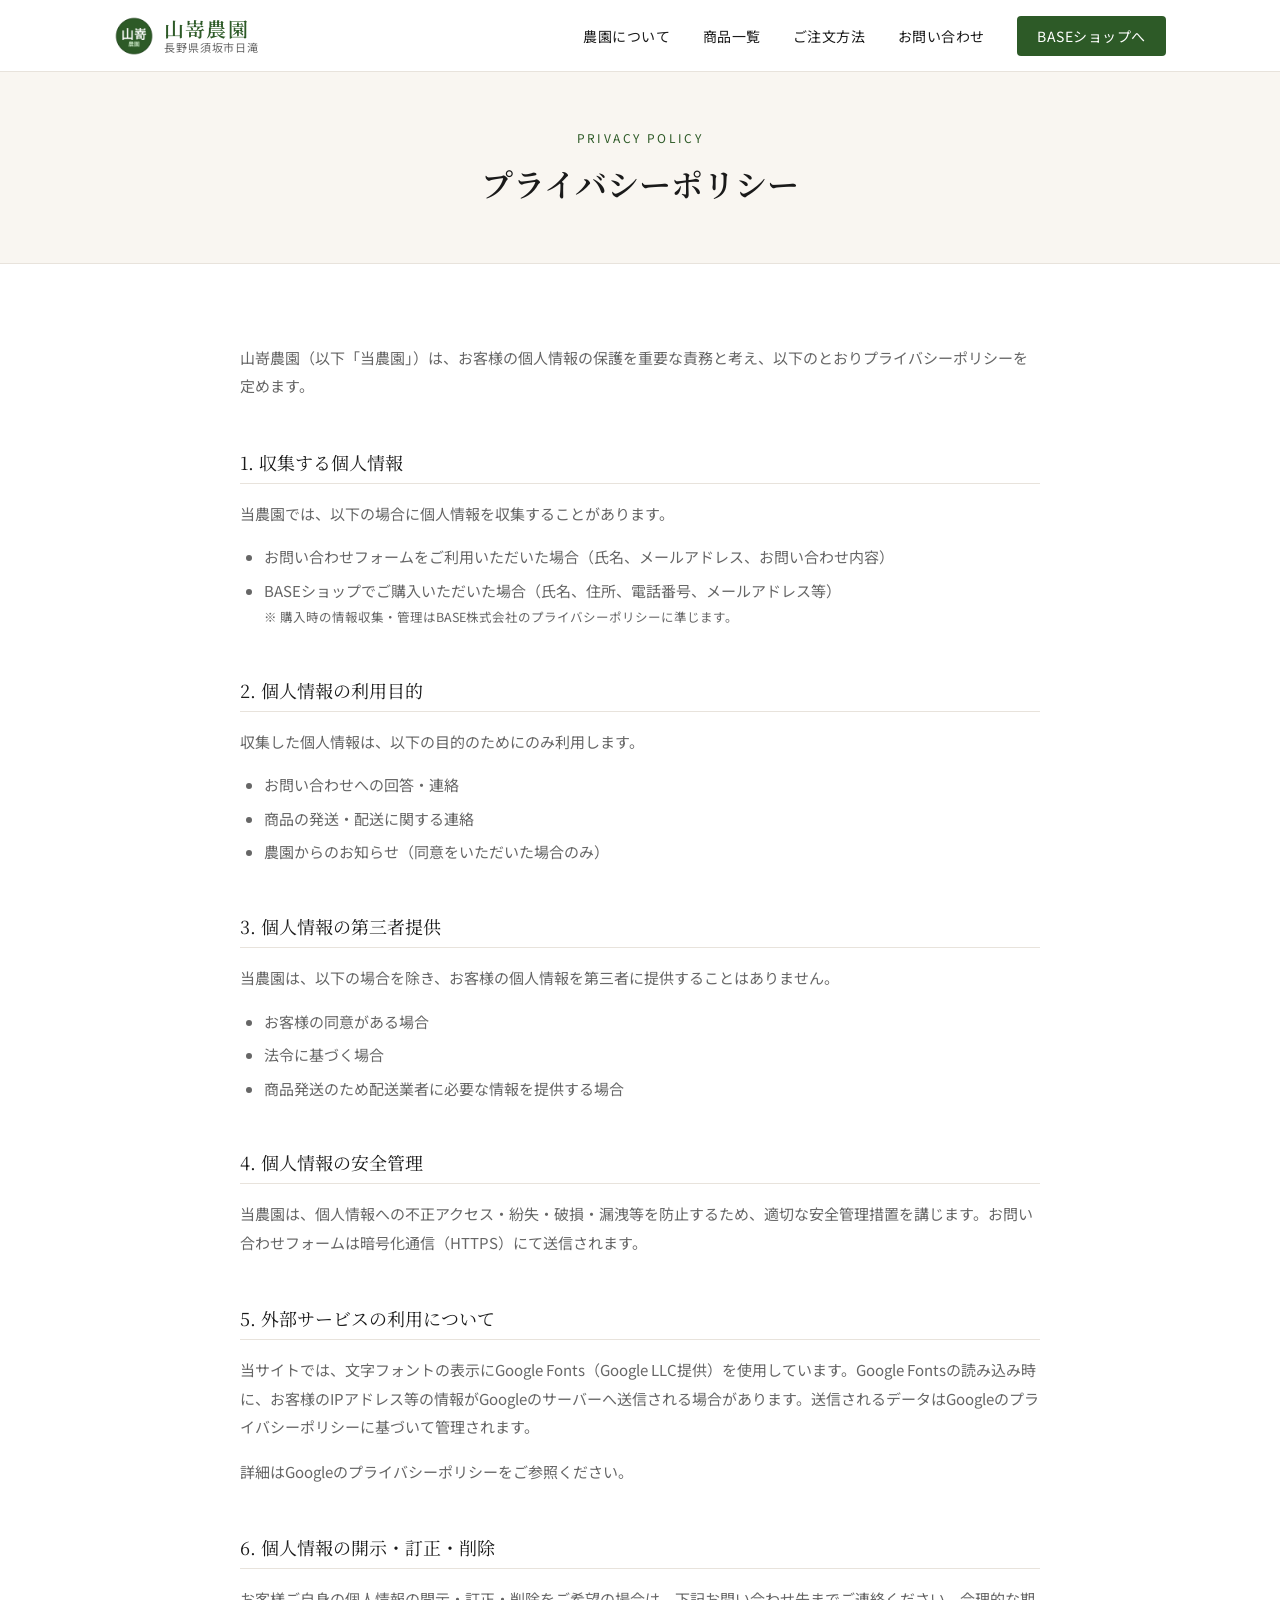
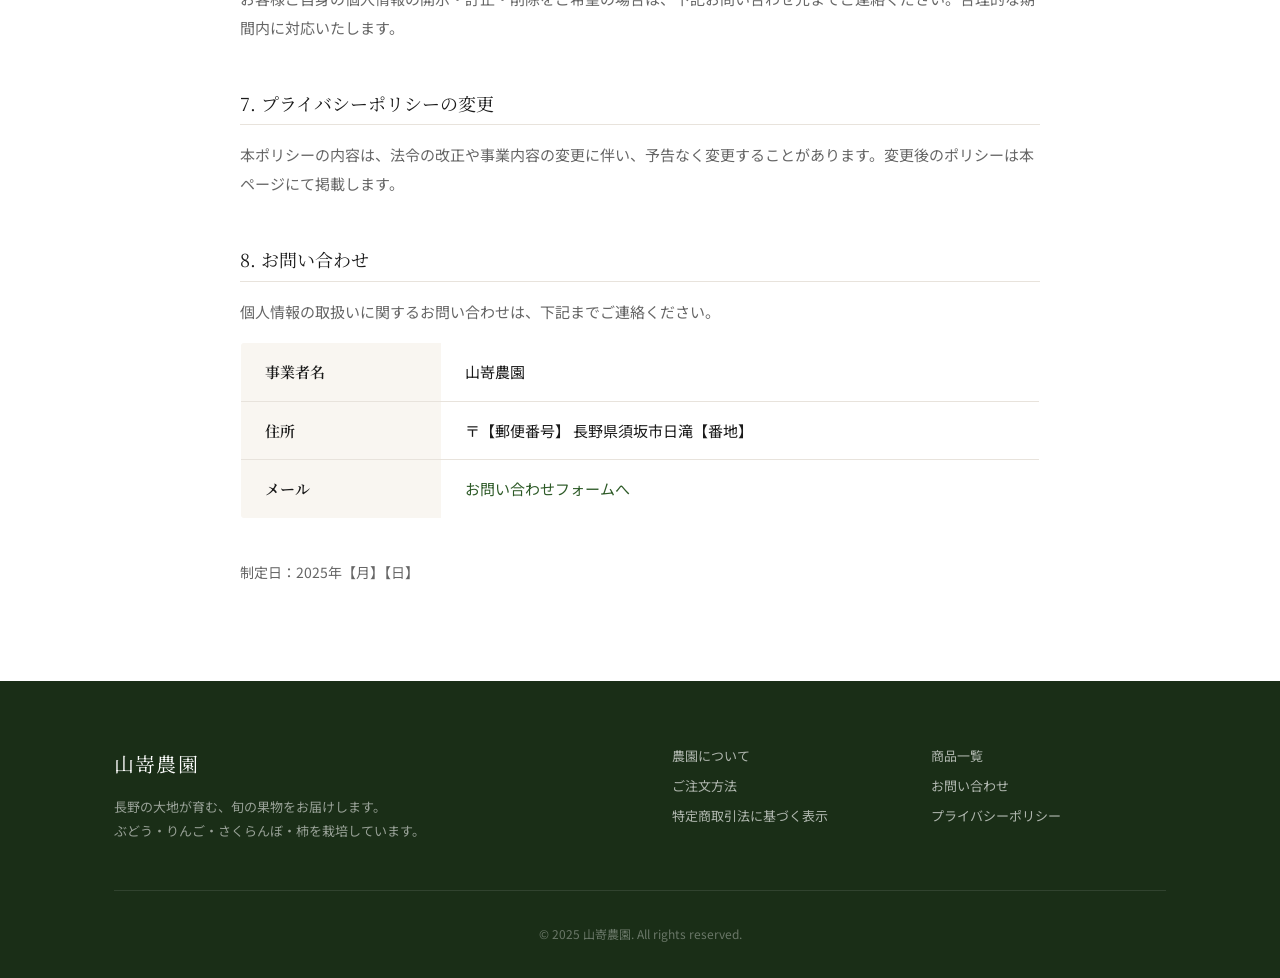
<file: privacy.html>
<!DOCTYPE html>
<html lang="ja">
<head>
  <meta charset="UTF-8">
  <meta name="viewport" content="width=device-width, initial-scale=1.0">
  <meta name="description" content="山嵜農園のプライバシーポリシーです。">
  <meta name="robots" content="noindex">
  <title>プライバシーポリシー | 山嵜農園</title>
  <link rel="preconnect" href="https://fonts.googleapis.com">
  <link rel="preconnect" href="https://fonts.gstatic.com" crossorigin>
  <link href="https://fonts.googleapis.com/css2?family=Noto+Sans+JP:wght@400;500&family=Noto+Serif+JP:wght@400;600&display=swap" rel="stylesheet">
  <link rel="icon" href="images/favicon.svg" type="image/svg+xml">
  <link rel="stylesheet" href="css/reset.css?v=20260532">
  <link rel="stylesheet" href="css/style.css?v=20260532">
</head>
<body>

  <header class="site-header">
    <div class="container">
      <a href="index.html" class="site-logo">
        <img src="images/logo.png" alt="山嵜農園" class="logo-img">
        <div class="logo-text">
          <span class="logo-main">山嵜農園</span>
          <span class="logo-sub">長野県須坂市日滝</span>
        </div>
      </a>
      <nav class="site-nav" id="site-nav" aria-label="メインナビゲーション">
        <ul>
          <li><a href="about.html">農園について</a></li>
          <li><a href="products.html">商品一覧</a></li>
          <li><a href="order.html">ご注文方法</a></li>
          <li><a href="contact.html">お問い合わせ</a></li>
          <li>
            <a href="https://yamazaki-noen.base.shop" target="_blank" rel="noopener noreferrer"
               class="nav-shop-btn">BASEショップへ</a>
          </li>
        </ul>
      </nav>
      <button class="menu-toggle" id="menu-toggle"
              aria-label="メニューを開く" aria-expanded="false" aria-controls="site-nav">
        <span></span><span></span><span></span>
      </button>
    </div>
  </header>

  <main>

    <div class="page-hero">
      <div class="container">
        <span class="page-hero-label">Privacy Policy</span>
        <h1 class="page-hero-title">プライバシーポリシー</h1>
      </div>
    </div>

    <section class="section">
      <div class="container">
        <div class="privacy-body">

          <p>山嵜農園（以下「当農園」）は、お客様の個人情報の保護を重要な責務と考え、以下のとおりプライバシーポリシーを定めます。</p>

          <h2>1. 収集する個人情報</h2>
          <p>当農園では、以下の場合に個人情報を収集することがあります。</p>
          <ul>
            <li>お問い合わせフォームをご利用いただいた場合（氏名、メールアドレス、お問い合わせ内容）</li>
            <li>BASEショップでご購入いただいた場合（氏名、住所、電話番号、メールアドレス等）<br>
              <small>※ 購入時の情報収集・管理はBASE株式会社のプライバシーポリシーに準じます。</small>
            </li>
          </ul>

          <h2>2. 個人情報の利用目的</h2>
          <p>収集した個人情報は、以下の目的のためにのみ利用します。</p>
          <ul>
            <li>お問い合わせへの回答・連絡</li>
            <li>商品の発送・配送に関する連絡</li>
            <li>農園からのお知らせ（同意をいただいた場合のみ）</li>
          </ul>

          <h2>3. 個人情報の第三者提供</h2>
          <p>当農園は、以下の場合を除き、お客様の個人情報を第三者に提供することはありません。</p>
          <ul>
            <li>お客様の同意がある場合</li>
            <li>法令に基づく場合</li>
            <li>商品発送のため配送業者に必要な情報を提供する場合</li>
          </ul>

          <h2>4. 個人情報の安全管理</h2>
          <p>当農園は、個人情報への不正アクセス・紛失・破損・漏洩等を防止するため、適切な安全管理措置を講じます。お問い合わせフォームは暗号化通信（HTTPS）にて送信されます。</p>

          <h2>5. 外部サービスの利用について</h2>
          <p>当サイトでは、文字フォントの表示にGoogle Fonts（Google LLC提供）を使用しています。Google Fontsの読み込み時に、お客様のIPアドレス等の情報がGoogleのサーバーへ送信される場合があります。送信されるデータはGoogleのプライバシーポリシーに基づいて管理されます。</p>
          <p>詳細は<a href="https://policies.google.com/privacy?hl=ja" target="_blank" rel="noopener noreferrer">Googleのプライバシーポリシー</a>をご参照ください。</p>

          <h2>6. 個人情報の開示・訂正・削除</h2>
          <p>お客様ご自身の個人情報の開示・訂正・削除をご希望の場合は、下記お問い合わせ先までご連絡ください。合理的な期間内に対応いたします。</p>

          <h2>7. プライバシーポリシーの変更</h2>
          <p>本ポリシーの内容は、法令の改正や事業内容の変更に伴い、予告なく変更することがあります。変更後のポリシーは本ページにて掲載します。</p>

          <h2>8. お問い合わせ</h2>
          <p>個人情報の取扱いに関するお問い合わせは、下記までご連絡ください。</p>
          <table class="info-table" style="margin-top:16px;">
            <tbody>
              <tr>
                <th scope="row">事業者名</th>
                <td>山嵜農園</td>
              </tr>
              <tr>
                <th scope="row">住所</th>
                <td>〒【郵便番号】 長野県須坂市日滝【番地】</td>
              </tr>
              <tr>
                <th scope="row">メール</th>
                <td><a href="contact.html" style="color:var(--color-primary);">お問い合わせフォームへ</a></td>
              </tr>
            </tbody>
          </table>

          <p style="margin-top:40px; font-size:0.875rem; color:var(--color-text-muted);">制定日：2025年【月】【日】</p>

        </div>
      </div>
    </section>

  </main>

  <footer class="site-footer">
    <div class="container">
      <div class="footer-inner">
        <div class="footer-brand">
          <p class="footer-logo">山嵜農園</p>
          <p class="footer-tagline">長野の大地が育む、旬の果物をお届けします。<br>ぶどう・りんご・さくらんぼ・柿を栽培しています。</p>
        </div>
        <nav class="footer-nav" aria-label="フッターナビゲーション">
          <a href="about.html">農園について</a>
          <a href="products.html">商品一覧</a>
          <a href="order.html">ご注文方法</a>
          <a href="contact.html">お問い合わせ</a>
          <a href="legal.html">特定商取引法に基づく表示</a>
          <a href="privacy.html">プライバシーポリシー</a>
        </nav>
      </div>
      <p class="copyright">&copy; 2025 山嵜農園. All rights reserved.</p>
    </div>
  </footer>

  <script src="js/main.js?v=20260532"></script>
  <button class="back-to-top" id="back-to-top" aria-label="ページトップへ戻る">&#8679;</button>
</body>
</html>
</file>
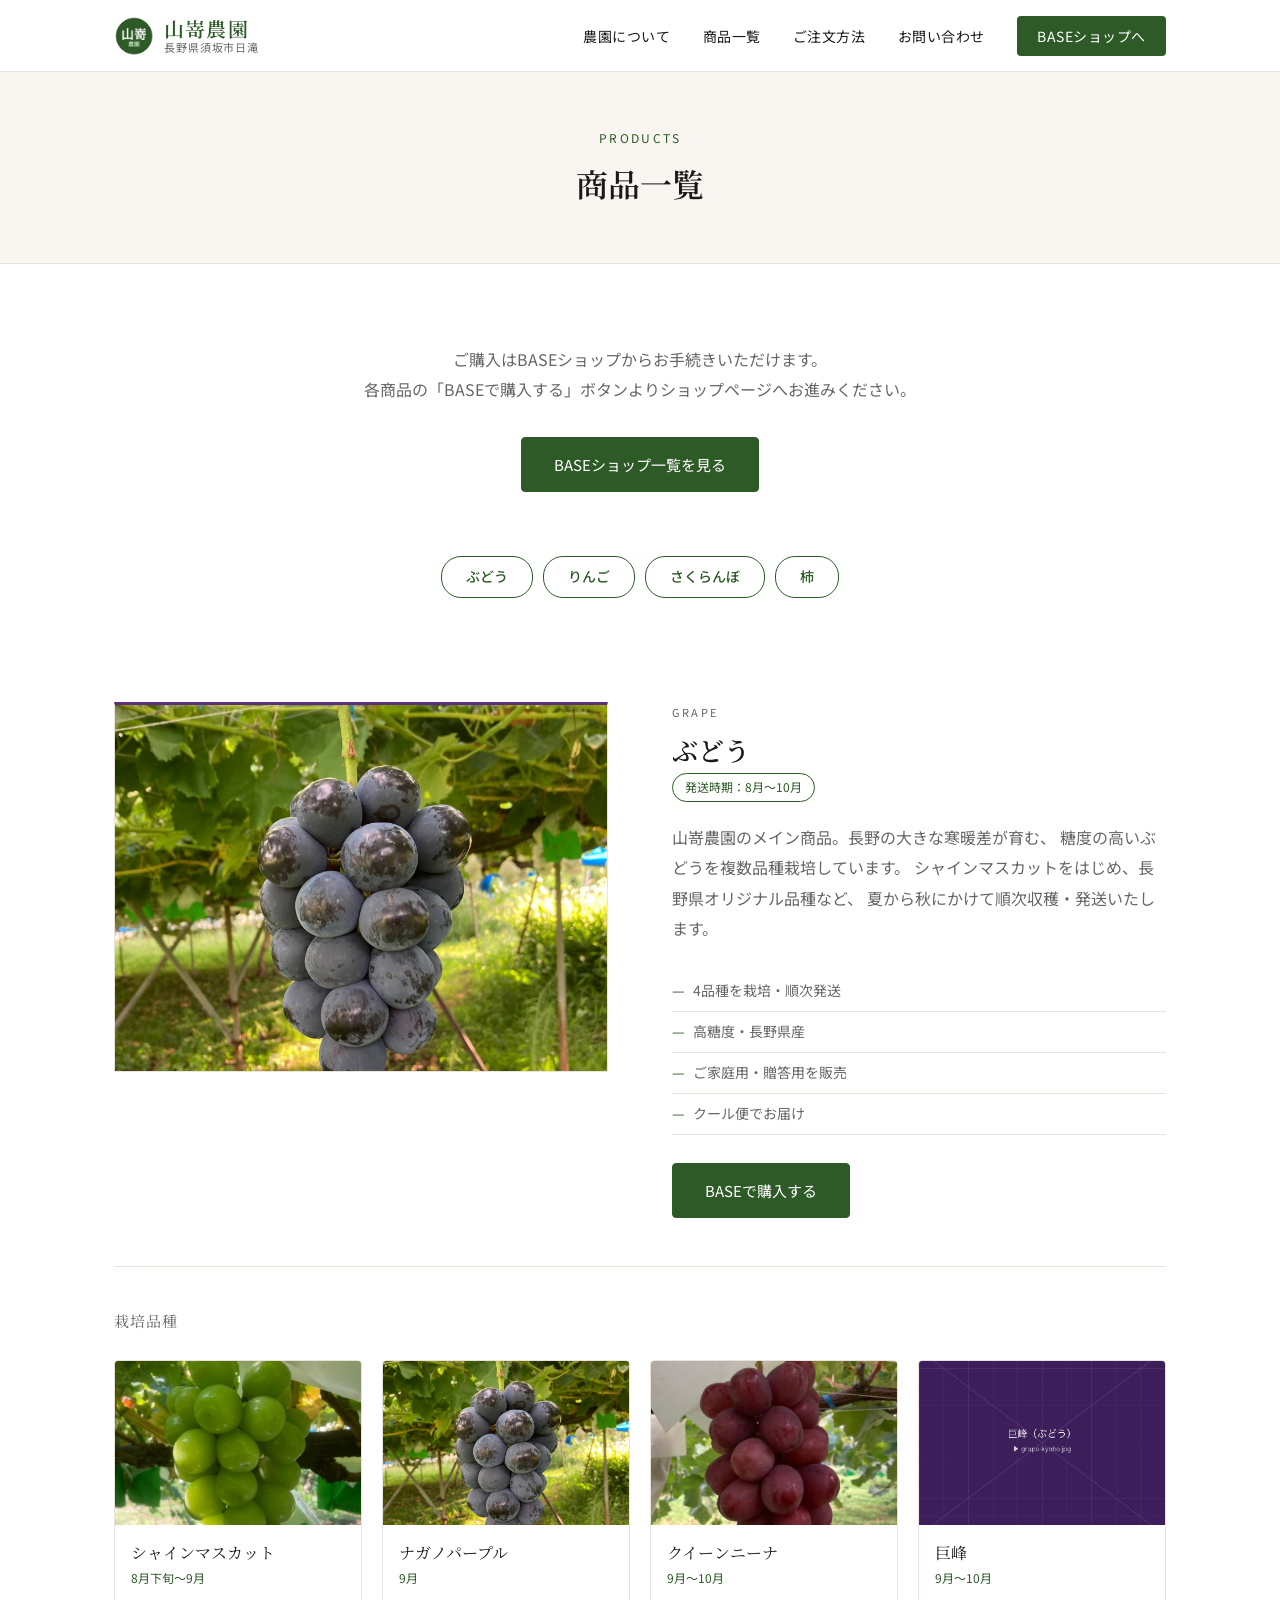
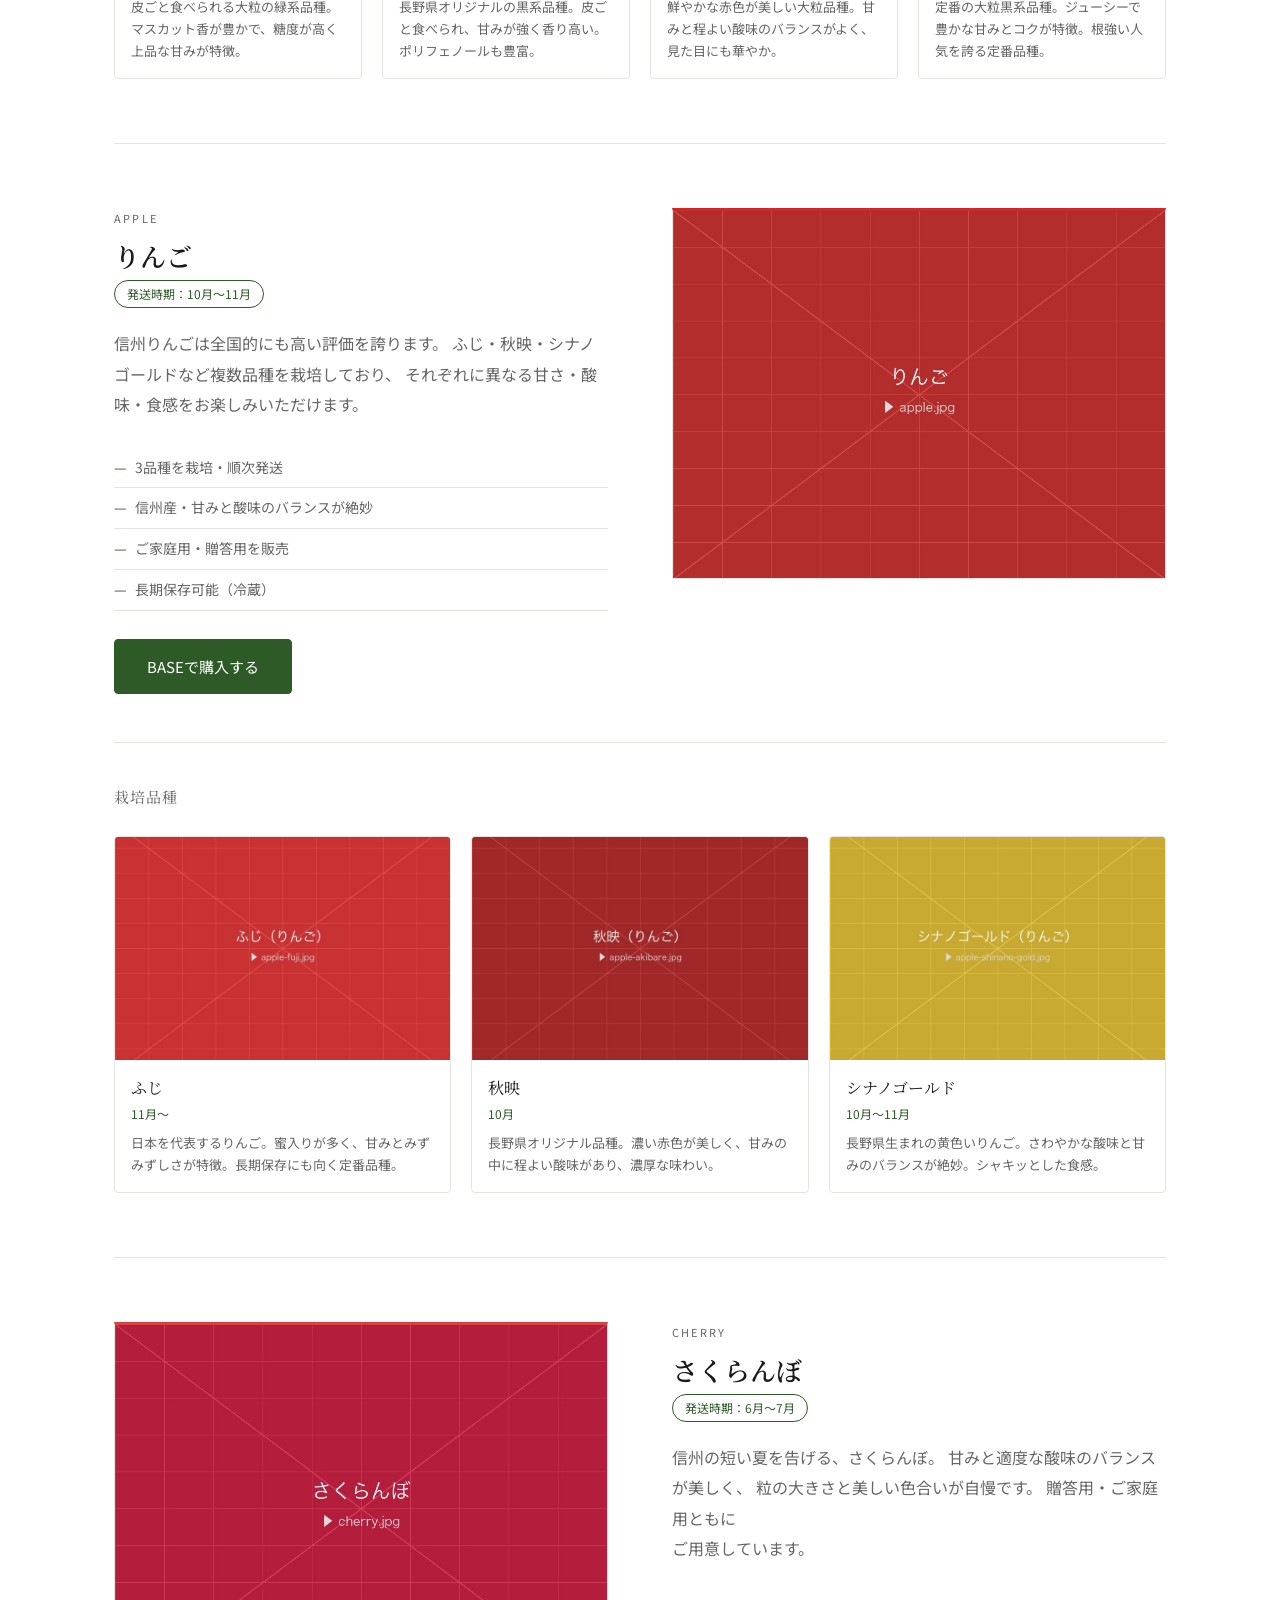
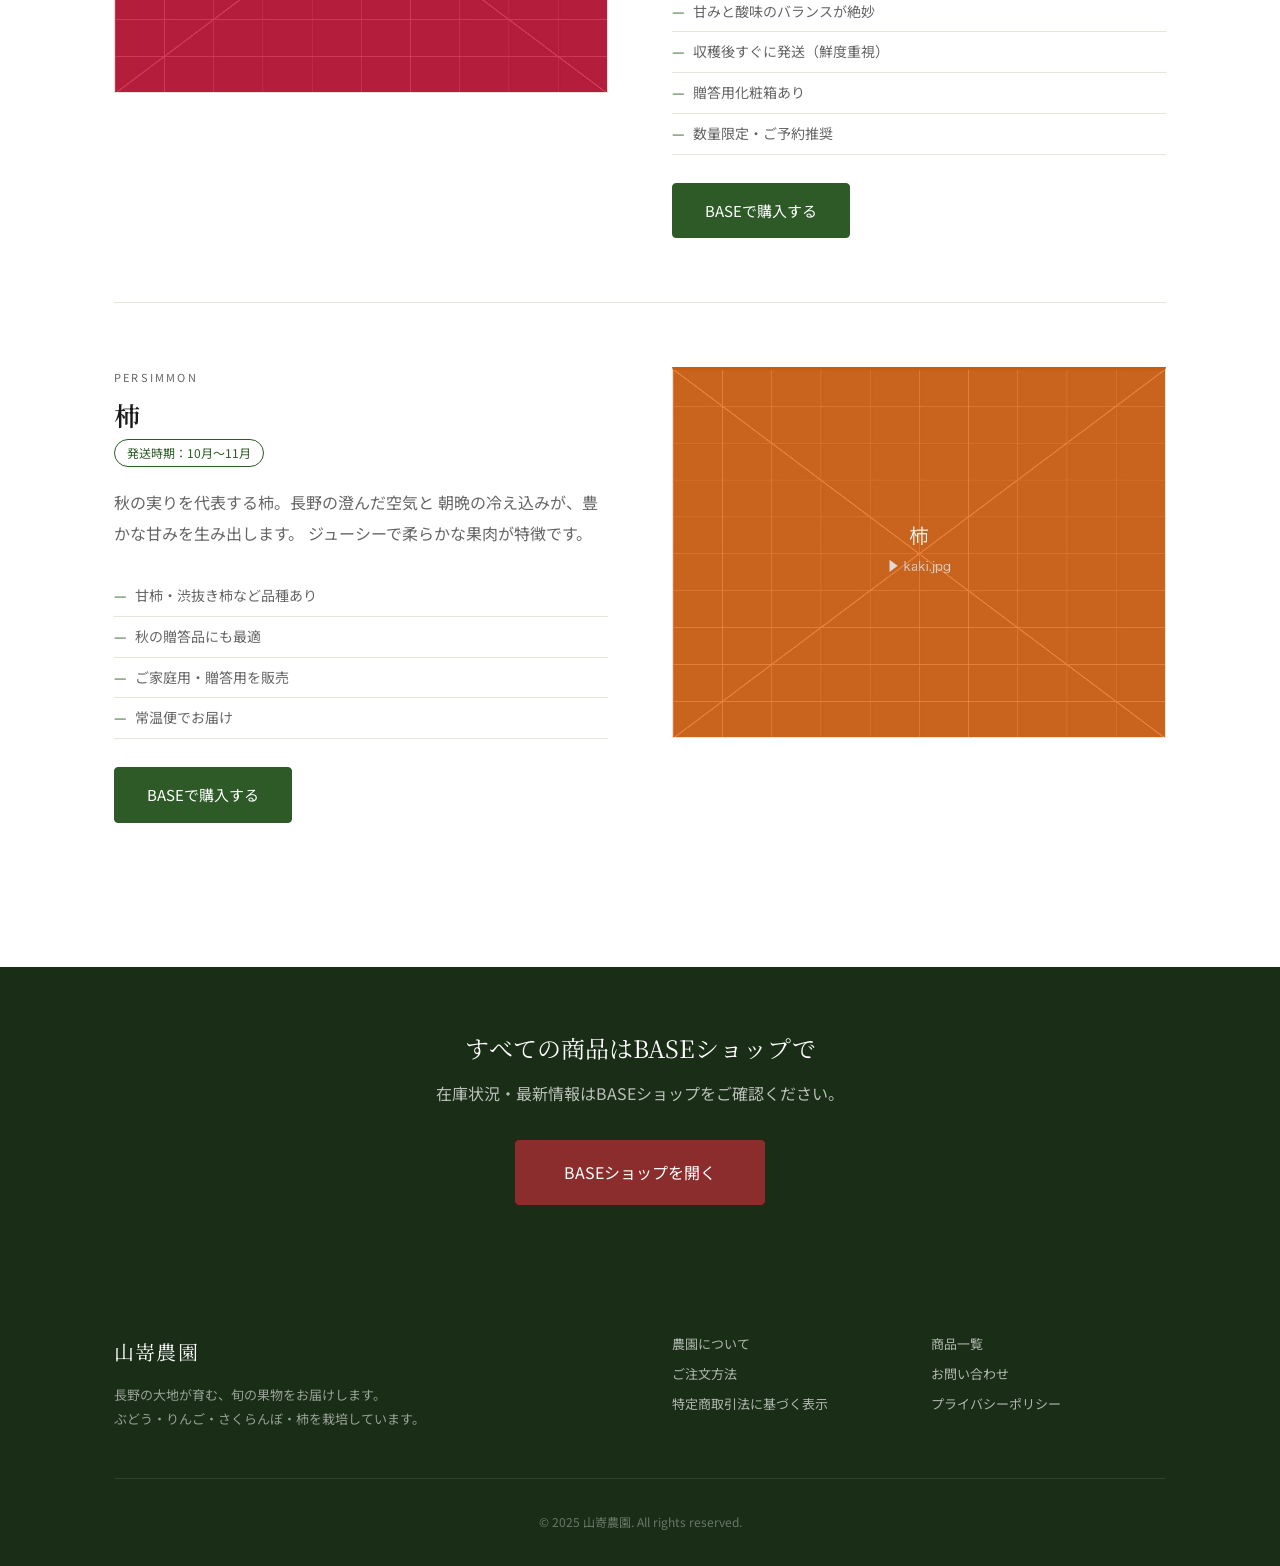
<file: products.html>
<!DOCTYPE html>
<html lang="ja">
<head>
  <meta charset="UTF-8">
  <meta name="viewport" content="width=device-width, initial-scale=1.0">
  <meta name="description" content="山嵜農園の商品一覧。ぶどう・りんご・さくらんぼ・柿を販売しています。BASEショップよりご購入いただけます。">
  <title>商品一覧 | 山嵜農園</title>
  <link rel="preconnect" href="https://fonts.googleapis.com">
  <link rel="preconnect" href="https://fonts.gstatic.com" crossorigin>
  <link href="https://fonts.googleapis.com/css2?family=Noto+Sans+JP:wght@400;500&family=Noto+Serif+JP:wght@400;600&display=swap" rel="stylesheet">
  <link rel="icon" href="images/favicon.svg" type="image/svg+xml">
  <link rel="stylesheet" href="css/reset.css?v=20260533">
  <link rel="stylesheet" href="css/style.css?v=20260533">
</head>
<body>

  <header class="site-header">
    <div class="container">
      <a href="index.html" class="site-logo">
        <img src="images/logo.png" alt="山嵜農園" class="logo-img">
        <div class="logo-text">
          <span class="logo-main">山嵜農園</span>
          <span class="logo-sub">長野県須坂市日滝</span>
        </div>
      </a>
      <nav class="site-nav" id="site-nav" aria-label="メインナビゲーション">
        <ul>
          <li><a href="about.html">農園について</a></li>
          <li><a href="products.html">商品一覧</a></li>
          <li><a href="order.html">ご注文方法</a></li>
          <li><a href="contact.html">お問い合わせ</a></li>
          <li>
            <a href="https://yamazaki-noen.base.shop" target="_blank" rel="noopener noreferrer"
               class="nav-shop-btn">BASEショップへ</a>
          </li>
        </ul>
      </nav>
      <button class="menu-toggle" id="menu-toggle"
              aria-label="メニューを開く" aria-expanded="false" aria-controls="site-nav">
        <span></span><span></span><span></span>
      </button>
    </div>
  </header>

  <main>

    <div class="page-hero">
      <div class="container">
        <span class="page-hero-label">Products</span>
        <h1 class="page-hero-title">商品一覧</h1>
      </div>
    </div>

    <section class="section">
      <div class="container">

        <div class="products-intro">
          <p style="color:var(--color-text-muted);">
            ご購入はBASEショップからお手続きいただけます。<br>
            各商品の「BASEで購入する」ボタンよりショップページへお進みください。
          </p>
          <div class="mt-32">
            <a href="https://yamazaki-noen.base.shop" target="_blank" rel="noopener noreferrer"
               class="btn btn--primary">BASEショップ一覧を見る</a>
          </div>
        </div>

        <nav class="product-toc" aria-label="商品カテゴリへのジャンプ">
          <a href="#grape">ぶどう</a>
          <a href="#apple">りんご</a>
          <a href="#cherry">さくらんぼ</a>
          <a href="#kaki">柿</a>
        </nav>

        <!-- ぶどう -->
        <div class="product-section" id="grape">
          <div class="product-section-inner">
            <div class="product-image product-color-grape">
              <img src="images/grape.jpg" alt="山嵜農園のぶどう" loading="lazy">
            </div>
            <div class="product-info">
              <p class="product-info-label">Grape</p>
              <h2 class="product-name">ぶどう</h2>
              <span class="product-season-badge">発送時期：8月〜10月</span>
              <p class="product-desc">
                山嵜農園のメイン商品。長野の大きな寒暖差が育む、
                糖度の高いぶどうを複数品種栽培しています。
                シャインマスカットをはじめ、長野県オリジナル品種など、
                夏から秋にかけて順次収穫・発送いたします。
              </p>
              <ul class="product-features">
                <li>4品種を栽培・順次発送</li>
                <li>高糖度・長野県産</li>
                <li>ご家庭用・贈答用を販売</li>
                <li>クール便でお届け</li>
              </ul>
              <a href="https://yamazaki-noen.base.shop/items?category=grape"
                 target="_blank" rel="noopener noreferrer"
                 class="btn btn--primary">BASEで購入する</a>
            </div>
          </div>

          <!-- 品種紹介 -->
          <div class="variety-section">
            <p class="variety-section-title">栽培品種</p>
            <div class="variety-grid">
              <div class="variety-card">
                <div class="variety-img">
                  <img src="images/grape-shine-muscat.jpg" alt="シャインマスカット" loading="lazy">
                </div>
                <div class="variety-body">
                  <h3 class="variety-name">シャインマスカット</h3>
                  <span class="variety-season">8月下旬〜9月</span>
                  <p class="variety-desc">皮ごと食べられる大粒の緑系品種。マスカット香が豊かで、糖度が高く上品な甘みが特徴。</p>
                </div>
              </div>
              <div class="variety-card">
                <div class="variety-img">
                  <img src="images/grape-nagano-purple.jpg" alt="ナガノパープル" loading="lazy">
                </div>
                <div class="variety-body">
                  <h3 class="variety-name">ナガノパープル</h3>
                  <span class="variety-season">9月</span>
                  <p class="variety-desc">長野県オリジナルの黒系品種。皮ごと食べられ、甘みが強く香り高い。ポリフェノールも豊富。</p>
                </div>
              </div>
              <div class="variety-card">
                <div class="variety-img">
                  <img src="images/grape-queen-nina.jpg" alt="クイーンニーナ" loading="lazy">
                </div>
                <div class="variety-body">
                  <h3 class="variety-name">クイーンニーナ</h3>
                  <span class="variety-season">9月〜10月</span>
                  <p class="variety-desc">鮮やかな赤色が美しい大粒品種。甘みと程よい酸味のバランスがよく、見た目にも華やか。</p>
                </div>
              </div>
              <div class="variety-card">
                <div class="variety-img">
                  <img src="images/grape-kyoho.jpg" alt="巨峰" loading="lazy">
                </div>
                <div class="variety-body">
                  <h3 class="variety-name">巨峰</h3>
                  <span class="variety-season">9月〜10月</span>
                  <p class="variety-desc">定番の大粒黒系品種。ジューシーで豊かな甘みとコクが特徴。根強い人気を誇る定番品種。</p>
                </div>
              </div>
            </div>
          </div>
        </div>

        <!-- りんご -->
        <div class="product-section" id="apple">
          <div class="product-section-inner reverse">
            <div class="product-image product-color-apple">
              <img src="images/apple.jpg" alt="山嵜農園のりんご" loading="lazy">
            </div>
            <div class="product-info">
              <p class="product-info-label">Apple</p>
              <h2 class="product-name">りんご</h2>
              <span class="product-season-badge">発送時期：10月〜11月</span>
              <p class="product-desc">
                信州りんごは全国的にも高い評価を誇ります。
                ふじ・秋映・シナノゴールドなど複数品種を栽培しており、
                それぞれに異なる甘さ・酸味・食感をお楽しみいただけます。
              </p>
              <ul class="product-features">
                <li>3品種を栽培・順次発送</li>
                <li>信州産・甘みと酸味のバランスが絶妙</li>
                <li>ご家庭用・贈答用を販売</li>
                <li>長期保存可能（冷蔵）</li>
              </ul>
              <a href="https://yamazaki-noen.base.shop/items?category=apple"
                 target="_blank" rel="noopener noreferrer"
                 class="btn btn--primary">BASEで購入する</a>
            </div>
          </div>

          <!-- 品種紹介 -->
          <div class="variety-section">
            <p class="variety-section-title">栽培品種</p>
            <div class="variety-grid variety-grid--3col">
              <div class="variety-card">
                <div class="variety-img">
                  <img src="images/apple-fuji.jpg" alt="ふじ" loading="lazy">
                </div>
                <div class="variety-body">
                  <h3 class="variety-name">ふじ</h3>
                  <span class="variety-season">11月〜</span>
                  <p class="variety-desc">日本を代表するりんご。蜜入りが多く、甘みとみずみずしさが特徴。長期保存にも向く定番品種。</p>
                </div>
              </div>
              <div class="variety-card">
                <div class="variety-img">
                  <img src="images/apple-akibare.jpg" alt="秋映" loading="lazy">
                </div>
                <div class="variety-body">
                  <h3 class="variety-name">秋映</h3>
                  <span class="variety-season">10月</span>
                  <p class="variety-desc">長野県オリジナル品種。濃い赤色が美しく、甘みの中に程よい酸味があり、濃厚な味わい。</p>
                </div>
              </div>
              <div class="variety-card">
                <div class="variety-img">
                  <img src="images/apple-shinano-gold.jpg" alt="シナノゴールド" loading="lazy">
                </div>
                <div class="variety-body">
                  <h3 class="variety-name">シナノゴールド</h3>
                  <span class="variety-season">10月〜11月</span>
                  <p class="variety-desc">長野県生まれの黄色いりんご。さわやかな酸味と甘みのバランスが絶妙。シャキッとした食感。</p>
                </div>
              </div>
            </div>
          </div>
        </div>

        <!-- さくらんぼ -->
        <div class="product-section" id="cherry">
          <div class="product-section-inner">
            <div class="product-image product-color-cherry">
              <img src="images/cherry.jpg" alt="山嵜農園のさくらんぼ" loading="lazy">
            </div>
            <div class="product-info">
              <p class="product-info-label">Cherry</p>
              <h2 class="product-name">さくらんぼ</h2>
              <span class="product-season-badge">発送時期：6月〜7月</span>
              <p class="product-desc">
                信州の短い夏を告げる、さくらんぼ。
                甘みと適度な酸味のバランスが美しく、
                粒の大きさと美しい色合いが自慢です。
                贈答用・ご家庭用ともに<br>ご用意しています。
              </p>
              <ul class="product-features">
                <li>甘みと酸味のバランスが絶妙</li>
                <li>収穫後すぐに発送（鮮度重視）</li>
                <li>贈答用化粧箱あり</li>
                <li>数量限定・ご予約推奨</li>
              </ul>
              <a href="https://yamazaki-noen.base.shop/items?category=cherry"
                 target="_blank" rel="noopener noreferrer"
                 class="btn btn--primary">BASEで購入する</a>
            </div>
          </div>
        </div>

        <!-- 柿 -->
        <div class="product-section" id="kaki">
          <div class="product-section-inner reverse">
            <div class="product-image product-color-kaki">
              <img src="images/kaki.jpg" alt="山嵜農園の柿" loading="lazy">
            </div>
            <div class="product-info">
              <p class="product-info-label">Persimmon</p>
              <h2 class="product-name">柿</h2>
              <span class="product-season-badge">発送時期：10月〜11月</span>
              <p class="product-desc">
                秋の実りを代表する柿。長野の澄んだ空気と
                朝晩の冷え込みが、豊かな甘みを生み出します。
                ジューシーで柔らかな果肉が特徴です。
              </p>
              <ul class="product-features">
                <li>甘柿・渋抜き柿など品種あり</li>
                <li>秋の贈答品にも最適</li>
                <li>ご家庭用・贈答用を販売</li>
                <li>常温便でお届け</li>
              </ul>
              <a href="https://yamazaki-noen.base.shop/items?category=kaki"
                 target="_blank" rel="noopener noreferrer"
                 class="btn btn--primary">BASEで購入する</a>
            </div>
          </div>
        </div>

      </div>
    </section>

    <!-- BASEショップバナー -->
    <section class="shop-banner" aria-labelledby="shop-cta-heading">
      <div class="container">
        <h2 id="shop-cta-heading">すべての商品はBASEショップで</h2>
        <p>在庫状況・最新情報はBASEショップをご確認ください。</p>
        <a href="https://yamazaki-noen.base.shop" target="_blank" rel="noopener noreferrer"
           class="btn btn--accent btn--large">BASEショップを開く</a>
      </div>
    </section>

  </main>

  <footer class="site-footer">
    <div class="container">
      <div class="footer-inner">
        <div class="footer-brand">
          <p class="footer-logo">山嵜農園</p>
          <p class="footer-tagline">長野の大地が育む、旬の果物をお届けします。<br>ぶどう・りんご・さくらんぼ・柿を栽培しています。</p>
        </div>
        <nav class="footer-nav" aria-label="フッターナビゲーション">
          <a href="about.html">農園について</a>
          <a href="products.html">商品一覧</a>
          <a href="order.html">ご注文方法</a>
          <a href="contact.html">お問い合わせ</a>
          <a href="legal.html">特定商取引法に基づく表示</a>
          <a href="privacy.html">プライバシーポリシー</a>
        </nav>
      </div>
      <p class="copyright">&copy; 2025 山嵜農園. All rights reserved.</p>
    </div>
  </footer>

  <script src="js/main.js?v=20260533"></script>
  <button class="back-to-top" id="back-to-top" aria-label="ページトップへ戻る">&#8679;</button>
</body>
</html>
</file>
<file: css/style.css>
/* ============================================================
   CSS カスタムプロパティ
   ============================================================ */
:root {
  --color-bg:          #FFFFFF;
  --color-bg-warm:     #F9F6F1;
  --color-bg-dark:     #1A2E17;
  --color-primary:     #2D5A27;
  --color-primary-dk:  #1E3D1A;
  --color-accent:      #8B2D2D;
  --color-text:        #1A1A1A;
  --color-text-muted:  #666666;
  --color-border:      #E8E3DC;

  --font-serif: 'Noto Serif JP', 'Hiragino Mincho ProN', serif;
  --font-sans:  'Noto Sans JP',  'Hiragino Kaku Gothic ProN', sans-serif;

  --container-max: 1100px;
  --section-pad:   80px;
  --header-h:      72px;
  --gap:           24px;
  --radius:        4px;
  --transition:    0.25s ease;
}

/* ============================================================
   ベーススタイル
   ============================================================ */
body {
  font-family: var(--font-sans);
  font-size: 1rem;
  color: var(--color-text);
  background: var(--color-bg);
}

h1, h2, h3, h4 {
  font-family: var(--font-serif);
  line-height: 1.45;
}

p {
  line-height: 1.9;
}

/* ============================================================
   レイアウト共通
   ============================================================ */
.container {
  max-width: var(--container-max);
  margin: 0 auto;
  padding: 0 24px;
}

.section {
  padding: var(--section-pad) 0;
}

.section--warm {
  background: var(--color-bg-warm);
}

.section-head {
  text-align: center;
  margin-bottom: 48px;
}

.section-label {
  display: inline-block;
  font-size: 0.75rem;
  letter-spacing: 0.2em;
  color: var(--color-primary);
  text-transform: uppercase;
  margin-bottom: 12px;
}

.section-title {
  font-size: 1.75rem;
  font-weight: 600;
  color: var(--color-text);
  margin-bottom: 16px;
}

.section-desc {
  color: var(--color-text-muted);
  max-width: 520px;
  margin: 0 auto;
  text-wrap: balance;
}

/* ============================================================
   ボタン
   ============================================================ */
.btn {
  display: inline-flex;
  align-items: center;
  justify-content: center;
  gap: 8px;
  padding: 14px 32px;
  font-size: 0.9375rem;
  font-family: var(--font-sans);
  border-radius: var(--radius);
  border: 1px solid transparent;
  cursor: pointer;
  transition: var(--transition);
  white-space: nowrap;
}

.btn--primary {
  background: var(--color-primary);
  color: #fff;
  border-color: var(--color-primary);
}

.btn--primary:hover {
  background: var(--color-primary-dk);
  border-color: var(--color-primary-dk);
}

.btn--outline {
  background: transparent;
  color: var(--color-primary);
  border-color: var(--color-primary);
}

.btn--outline:hover {
  background: var(--color-primary);
  color: #fff;
}

.btn--accent {
  background: var(--color-accent);
  color: #fff;
  border-color: var(--color-accent);
}

.btn--accent:hover {
  background: #6d2222;
  border-color: #6d2222;
}

.btn--large {
  padding: 18px 48px;
  font-size: 1rem;
}

/* ============================================================
   ヘッダー
   ============================================================ */
.site-header {
  position: sticky;
  top: 0;
  z-index: 100;
  height: var(--header-h);
  background: var(--color-bg);
  border-bottom: 1px solid var(--color-border);
  display: flex;
  align-items: center;
}

.site-header .container {
  width: 100%;
  display: flex;
  align-items: center;
  justify-content: space-between;
}

/* ロゴ */
.site-logo {
  display: flex;
  flex-direction: row;
  align-items: center;
  gap: 10px;
  line-height: 1.2;
}

.logo-img {
  width: 40px;
  height: 40px;
  object-fit: contain;
  flex-shrink: 0;
}

.logo-text {
  display: flex;
  flex-direction: column;
  line-height: 1.2;
}

.logo-main {
  font-family: var(--font-serif);
  font-size: 1.25rem;
  font-weight: 600;
  color: var(--color-primary);
  letter-spacing: 0.06em;
}

.logo-sub {
  font-size: 0.6875rem;
  color: var(--color-text-muted);
  letter-spacing: 0.08em;
}

/* ナビゲーション */
.site-nav ul {
  display: flex;
  align-items: center;
  gap: 32px;
}

.site-nav a {
  font-size: 0.875rem;
  color: var(--color-text);
  transition: color var(--transition);
  letter-spacing: 0.04em;
}

.site-nav a:hover {
  color: var(--color-primary);
}

.nav-shop-btn {
  padding: 10px 20px;
  background: var(--color-primary);
  color: #fff !important;
  border-radius: var(--radius);
  font-size: 0.8125rem;
  transition: background var(--transition) !important;
}

.nav-shop-btn:hover {
  background: var(--color-primary-dk) !important;
}

/* ハンバーガーメニュー */
.menu-toggle {
  display: none;
  flex-direction: column;
  justify-content: center;
  gap: 5px;
  width: 40px;
  height: 40px;
  background: none;
  border: none;
  cursor: pointer;
  padding: 8px;
}

.menu-toggle span {
  display: block;
  width: 100%;
  height: 1px;
  background: var(--color-text);
  transition: var(--transition);
}

.menu-toggle.is-open span:nth-child(1) {
  transform: translateY(6px) rotate(45deg);
}

.menu-toggle.is-open span:nth-child(2) {
  opacity: 0;
}

.menu-toggle.is-open span:nth-child(3) {
  transform: translateY(-6px) rotate(-45deg);
}

/* ============================================================
   ヒーローセクション
   ============================================================ */
.hero {
  min-height: calc(100vh - var(--header-h));
  min-height: 560px;
  display: flex;
  align-items: center;
  background: linear-gradient(135deg, #1E3D1A 0%, #2D5A27 50%, #3A6E34 100%);
  position: relative;
  overflow: hidden;
}

.hero::before {
  content: '';
  position: absolute;
  inset: 0;
  background: radial-gradient(ellipse at 70% 50%, rgba(255,255,255,0.06) 0%, transparent 60%);
}

/* 写真を設定する場合はここで上書き:
   background-image: url('../images/hero.jpg');
   background-size: cover;
   background-position: center;
*/

.hero-body {
  position: relative;
  padding: 80px 0;
}

.hero-label {
  font-size: 0.75rem;
  letter-spacing: 0.25em;
  color: rgba(255,255,255,0.7);
  margin-bottom: 20px;
  display: block;
}

.hero-title {
  font-size: clamp(2rem, 5vw, 3.5rem);
  color: #fff;
  font-weight: 600;
  margin-bottom: 24px;
  line-height: 1.3;
}

.hero-title span {
  display: block;
  font-size: 0.5em;
  font-weight: 400;
  letter-spacing: 0.12em;
  margin-bottom: 8px;
  color: rgba(255,255,255,0.85);
}

.hero-desc {
  font-size: 1rem;
  color: rgba(255,255,255,0.8);
  max-width: 440px;
  margin-bottom: 40px;
  line-height: 1.9;
  text-wrap: pretty;
}

.hero-actions {
  display: flex;
  flex-wrap: wrap;
  gap: 16px;
}

.hero-badge {
  position: absolute;
  right: 0;
  bottom: 0;
  width: 200px;
  height: 200px;
  background: rgba(255,255,255,0.06);
  border-radius: 50%;
  transform: translate(30%, 30%);
}

/* ============================================================
   お知らせバー
   ============================================================ */
.notice-bar {
  background: var(--color-bg-warm);
  border-bottom: 1px solid var(--color-border);
  padding: 14px 0;
  font-size: 0.875rem;
}

.notice-bar .container {
  display: flex;
  align-items: center;
  gap: 16px;
}

.notice-tag {
  flex-shrink: 0;
  background: var(--color-primary);
  color: #fff;
  font-size: 0.6875rem;
  padding: 2px 10px;
  border-radius: 2px;
  letter-spacing: 0.05em;
}

/* ============================================================
   果物グリッド（トップページ）
   ============================================================ */
.fruit-grid {
  display: grid;
  grid-template-columns: repeat(4, 1fr);
  gap: 1px;
  background: var(--color-border);
  border: 1px solid var(--color-border);
}

.fruit-card {
  background: var(--color-bg);
  padding: 0;
  text-align: center;
  transition: background var(--transition);
  position: relative;
  overflow: hidden;
}

.fruit-card:hover {
  background: var(--color-bg-warm);
}

.fruit-img {
  aspect-ratio: 4/3;
  background: var(--color-bg-warm);
  overflow: hidden;
}

.fruit-img img {
  width: 100%;
  height: 100%;
  object-fit: cover;
  display: block;
  transition: transform 0.4s ease;
}

.fruit-card:hover .fruit-img img {
  transform: scale(1.04);
}

.fruit-card-body {
  padding: 20px 24px 28px;
}

.fruit-name-jp {
  font-family: var(--font-serif);
  font-size: 1.125rem;
  font-weight: 600;
  color: var(--color-text);
  margin-bottom: 4px;
}

.fruit-name-en {
  font-size: 0.6875rem;
  color: var(--color-text-muted);
  letter-spacing: 0.15em;
  text-transform: uppercase;
  margin-bottom: 12px;
}

.fruit-season {
  font-size: 0.75rem;
  color: var(--color-primary);
  border: 1px solid var(--color-primary);
  padding: 3px 12px;
  border-radius: 20px;
  display: inline-block;
}

.fruit-card-link {
  position: absolute;
  inset: 0;
}

/* ============================================================
   農園紹介テイザー
   ============================================================ */
.about-teaser {
  display: grid;
  grid-template-columns: 1fr 1fr;
  gap: 80px;
  align-items: center;
}

.about-teaser-image {
  aspect-ratio: 4/3;
  background: var(--color-bg-warm);
  border: 1px solid var(--color-border);
  display: flex;
  align-items: center;
  justify-content: center;
  color: var(--color-text-muted);
  font-size: 0.875rem;
  overflow: hidden;
}

.about-teaser-image img {
  width: 100%;
  height: 100%;
  object-fit: cover;
}

.about-teaser-body .section-label {
  text-align: left;
}

.about-teaser-body h2 {
  font-size: 1.75rem;
  margin-bottom: 20px;
}

.about-teaser-body p {
  color: var(--color-text-muted);
  margin-bottom: 32px;
}

/* ============================================================
   BASEショップバナー
   ============================================================ */
.shop-banner {
  background: var(--color-bg-dark);
  padding: 64px 0;
  text-align: center;
}

.shop-banner h2 {
  font-size: 1.5rem;
  color: #fff;
  margin-bottom: 12px;
}

.shop-banner p {
  color: rgba(255,255,255,0.7);
  margin-bottom: 32px;
}

/* ============================================================
   商品ページ
   ============================================================ */
.products-intro {
  max-width: 640px;
  margin: 0 auto 64px;
  text-align: center;
}

.product-section {
  padding: 64px 0;
  border-bottom: 1px solid var(--color-border);
}

.product-section:last-of-type {
  border-bottom: none;
}

.product-section-inner {
  display: grid;
  grid-template-columns: 1fr 1fr;
  gap: 64px;
  align-items: start;
}

.product-section-inner.reverse {
  direction: rtl;
}

.product-section-inner.reverse > * {
  direction: ltr;
}

.product-image {
  aspect-ratio: 4/3;
  background: var(--color-bg-warm);
  border: 1px solid var(--color-border);
  display: flex;
  align-items: center;
  justify-content: center;
  font-size: 4rem;
}

.product-image img {
  width: 100%;
  height: 100%;
  object-fit: cover;
}

.product-color-cherry { border-top: 3px solid #D94040; }
.product-color-grape  { border-top: 3px solid #5B2D82; }
.product-color-apple  { border-top: 3px solid #CC2929; }
.product-color-kaki   { border-top: 3px solid #C85D0E; }

.product-info-label {
  font-size: 0.6875rem;
  letter-spacing: 0.2em;
  color: var(--color-text-muted);
  text-transform: uppercase;
  margin-bottom: 8px;
}

.product-name {
  font-family: var(--font-serif);
  font-size: 1.625rem;
  font-weight: 600;
  margin-bottom: 4px;
}

.product-season-badge {
  display: inline-block;
  font-size: 0.75rem;
  color: var(--color-primary);
  border: 1px solid var(--color-primary);
  padding: 3px 12px;
  border-radius: 20px;
  margin-bottom: 20px;
}

.product-desc {
  color: var(--color-text-muted);
  margin-bottom: 28px;
  line-height: 1.9;
}

.product-features {
  margin-bottom: 28px;
}

.product-features li {
  display: flex;
  align-items: flex-start;
  gap: 8px;
  font-size: 0.875rem;
  color: var(--color-text-muted);
  padding: 8px 0;
  border-bottom: 1px solid var(--color-border);
}

.product-features li::before {
  content: '—';
  color: var(--color-primary);
  flex-shrink: 0;
}

/* ============================================================
   ご注文方法
   ============================================================ */
.order-steps {
  display: grid;
  grid-template-columns: repeat(3, 1fr);
  gap: 32px;
}

.order-step {
  padding: 36px 28px;
  border: 1px solid var(--color-border);
  border-radius: var(--radius);
  text-align: center;
}

.step-number {
  font-family: var(--font-serif);
  font-size: 2rem;
  color: var(--color-primary);
  opacity: 0.4;
  line-height: 1;
  margin-bottom: 16px;
}

.step-title {
  font-family: var(--font-serif);
  font-size: 1.0625rem;
  margin-bottom: 12px;
}

.step-desc {
  font-size: 0.875rem;
  color: var(--color-text-muted);
}

.step-desc a {
  color: var(--color-primary);
  text-decoration: underline;
}

.info-table {
  width: 100%;
  border: 1px solid var(--color-border);
  border-radius: var(--radius);
  overflow: hidden;
}

.info-table th,
.info-table td {
  padding: 16px 24px;
  text-align: left;
  font-size: 0.9375rem;
  border-bottom: 1px solid var(--color-border);
  vertical-align: top;
}

.info-table tr:last-child th,
.info-table tr:last-child td {
  border-bottom: none;
}

.info-table th {
  background: var(--color-bg-warm);
  font-family: var(--font-serif);
  font-weight: 600;
  width: 200px;
  white-space: nowrap;
}

/* ============================================================
   農園についてページ
   ============================================================ */
.about-hero {
  background: var(--color-bg-warm);
  padding: 80px 0;
  border-bottom: 1px solid var(--color-border);
}

.about-hero .container {
  display: grid;
  grid-template-columns: 1fr 1fr;
  gap: 80px;
  align-items: center;
}

.about-hero-text h1 {
  font-size: 2.25rem;
  margin-bottom: 24px;
}

.about-hero-text p {
  color: var(--color-text-muted);
  margin-bottom: 16px;
}

.about-image {
  aspect-ratio: 4/3;
  background: var(--color-bg);
  border: 1px solid var(--color-border);
  display: flex;
  align-items: center;
  justify-content: center;
  font-size: 0.875rem;
  color: var(--color-text-muted);
  overflow: hidden;
}

.about-image img {
  width: 100%;
  height: 100%;
  object-fit: cover;
}

.values-grid {
  display: grid;
  grid-template-columns: repeat(3, 1fr);
  gap: 32px;
}

.value-card {
  border-top: 2px solid var(--color-primary);
  overflow: hidden;
}

.value-img {
  aspect-ratio: 3/2;
  background: var(--color-bg-warm);
  overflow: hidden;
}

.value-img img {
  width: 100%;
  height: 100%;
  object-fit: cover;
  display: block;
}

.value-body {
  padding: 28px;
}

.value-title {
  font-family: var(--font-serif);
  font-size: 1.0625rem;
  margin-bottom: 12px;
}

.value-desc {
  font-size: 0.875rem;
  color: var(--color-text-muted);
  line-height: 1.8;
}

/* ============================================================
   旬の果物カレンダー (season-grid)
   ============================================================ */
.season-grid {
  display: grid;
  grid-template-columns: repeat(2, 1fr);
  gap: 20px;
}

.season-card {
  background: #fff;
  border: 1px solid var(--color-border);
  border-radius: var(--radius);
  padding: 24px;
}

.season-card-head {
  display: flex;
  align-items: center;
  gap: 12px;
  margin-bottom: 14px;
  flex-wrap: wrap;
}

.season-fruit {
  font-family: var(--font-serif);
  font-size: 1.125rem;
  font-weight: 600;
  color: var(--color-text);
}

.season-period {
  display: inline-block;
  font-size: 0.8125rem;
  font-weight: 500;
  padding: 3px 12px;
  border-radius: 20px;
  color: #fff;
  white-space: nowrap;
}

/* 月バー */
.season-months-bar {
  display: grid;
  grid-template-columns: repeat(12, 1fr);
  gap: 3px;
  margin-bottom: 14px;
}

.month-cell {
  text-align: center;
  font-size: 0.6875rem;
  line-height: 1;
  padding: 6px 0;
  border-radius: 3px;
  background: var(--color-bg-warm);
  color: var(--color-text-muted);
}

.month-cell.active {
  color: #fff;
  font-weight: 600;
}

.season-note {
  font-size: 0.875rem;
  line-height: 1.75;
  color: var(--color-text-muted);
  margin: 0;
}

/* 果物ごとのアクセントカラー */
.season-card--grape  .season-period,
.season-card--grape  .month-cell.active { background: #4a2060; }

.season-card--apple  .season-period,
.season-card--apple  .month-cell.active { background: var(--color-primary); }

.season-card--cherry .season-period,
.season-card--cherry .month-cell.active { background: #b5223e; }

.season-card--kaki   .season-period,
.season-card--kaki   .month-cell.active { background: #c96a00; }

/* ============================================================
   品種グリッド
   ============================================================ */
.variety-section {
  margin-top: 48px;
  padding-top: 40px;
  border-top: 1px solid var(--color-border);
}

.variety-section-title {
  font-family: var(--font-serif);
  font-size: 0.9375rem;
  color: var(--color-text-muted);
  margin-bottom: 24px;
  letter-spacing: 0.06em;
}

.variety-grid {
  display: grid;
  grid-template-columns: repeat(4, 1fr);
  gap: 20px;
}

.variety-grid--3col {
  grid-template-columns: repeat(3, 1fr);
}

.variety-card {
  border: 1px solid var(--color-border);
  border-radius: var(--radius);
  overflow: hidden;
}

.variety-img {
  aspect-ratio: 3/2;
  background: var(--color-bg-warm);
  overflow: hidden;
}

.variety-img img {
  width: 100%;
  height: 100%;
  object-fit: cover;
  display: block;
}

.variety-body {
  padding: 16px;
}

.variety-name {
  font-family: var(--font-serif);
  font-size: 1rem;
  margin-bottom: 4px;
}

.variety-season {
  font-size: 0.75rem;
  color: var(--color-primary);
  margin-bottom: 8px;
  display: block;
}

.variety-desc {
  font-size: 0.8125rem;
  color: var(--color-text-muted);
  line-height: 1.7;
}

/* ============================================================
   お問い合わせページ
   ============================================================ */
.contact-intro {
  max-width: 560px;
  margin: 0 auto 56px;
  text-align: center;
}

.contact-intro p {
  color: var(--color-text-muted);
  text-wrap: balance;
}

.contact-form {
  max-width: 600px;
  margin: 0 auto;
}

.form-group {
  margin-bottom: 28px;
}

.form-label {
  display: block;
  font-size: 0.875rem;
  font-weight: 500;
  margin-bottom: 8px;
  color: var(--color-text);
}

.form-label .required {
  color: var(--color-accent);
  margin-left: 4px;
  font-size: 0.75rem;
}

.form-input,
.form-textarea {
  width: 100%;
  padding: 12px 16px;
  border: 1px solid var(--color-border);
  border-radius: var(--radius);
  font-size: 1rem;
  color: var(--color-text);
  background: var(--color-bg);
  transition: border-color var(--transition);
  appearance: none;
}

.form-input:focus,
.form-textarea:focus {
  outline: none;
  border-color: var(--color-primary);
}

.form-textarea {
  resize: vertical;
  min-height: 160px;
}

.form-notice {
  font-size: 0.8125rem;
  color: var(--color-text-muted);
  margin-bottom: 28px;
}

.form-notice a {
  color: var(--color-primary);
  text-decoration: underline;
}

.form-submit {
  text-align: center;
}

/* honeypot */
.form-honey {
  display: none;
}

/* ============================================================
   特定商取引法ページ
   ============================================================ */
.legal-body {
  max-width: 800px;
  margin: 0 auto;
}

.legal-note {
  background: var(--color-bg-warm);
  border-left: 3px solid var(--color-primary);
  padding: 16px 20px;
  font-size: 0.875rem;
  color: var(--color-text-muted);
  margin-bottom: 40px;
  border-radius: 0 var(--radius) var(--radius) 0;
}

.legal-table {
  width: 100%;
  border: 1px solid var(--color-border);
  border-radius: var(--radius);
  overflow: hidden;
  font-size: 0.9375rem;
}

.legal-table th {
  background: var(--color-bg-warm);
  padding: 16px 24px;
  text-align: left;
  font-family: var(--font-serif);
  font-weight: 600;
  width: 220px;
  vertical-align: top;
  border-bottom: 1px solid var(--color-border);
  white-space: nowrap;
}

.legal-table td {
  padding: 16px 24px;
  vertical-align: top;
  border-bottom: 1px solid var(--color-border);
  color: var(--color-text-muted);
  line-height: 1.8;
}

.legal-table tr:last-child th,
.legal-table tr:last-child td {
  border-bottom: none;
}

/* ============================================================
   プライバシーポリシーページ
   ============================================================ */
.privacy-body {
  max-width: 800px;
  margin: 0 auto;
}

.privacy-body h2 {
  font-size: 1.125rem;
  margin: 48px 0 16px;
  padding-bottom: 8px;
  border-bottom: 1px solid var(--color-border);
}

.privacy-body h2:first-child {
  margin-top: 0;
}

.privacy-body p {
  font-size: 0.9375rem;
  color: var(--color-text-muted);
  margin-bottom: 16px;
}

.privacy-body ul {
  list-style: disc;
  padding-left: 1.5em;
  margin-bottom: 16px;
}

.privacy-body ul li {
  font-size: 0.9375rem;
  color: var(--color-text-muted);
  margin-bottom: 8px;
}

/* ============================================================
   ページヒーロー（内部ページ共通）
   ============================================================ */
.page-hero {
  background: var(--color-bg-warm);
  border-bottom: 1px solid var(--color-border);
  padding: 56px 0;
  text-align: center;
}

.page-hero-label {
  font-size: 0.75rem;
  letter-spacing: 0.2em;
  color: var(--color-primary);
  text-transform: uppercase;
  margin-bottom: 12px;
  display: block;
}

.page-hero-title {
  font-size: 2rem;
  font-weight: 600;
}

/* パンくずリスト */
.breadcrumb {
  font-size: 0.8125rem;
  color: var(--color-text-muted);
  margin-bottom: 40px;
  display: flex;
  gap: 8px;
  align-items: center;
}

.breadcrumb a {
  color: var(--color-primary);
}

.breadcrumb-sep {
  color: var(--color-border);
}

/* ============================================================
   フッター
   ============================================================ */
.site-footer {
  background: var(--color-bg-dark);
  color: rgba(255,255,255,0.75);
  padding: 64px 0 32px;
}

.footer-inner {
  display: grid;
  grid-template-columns: 1fr 1fr;
  gap: 64px;
  padding-bottom: 48px;
  border-bottom: 1px solid rgba(255,255,255,0.1);
  margin-bottom: 32px;
}

.footer-logo {
  font-family: var(--font-serif);
  font-size: 1.25rem;
  color: #fff;
  margin-bottom: 12px;
  letter-spacing: 0.06em;
}

.footer-tagline {
  font-size: 0.8125rem;
  line-height: 1.8;
  color: rgba(255,255,255,0.55);
}

.footer-nav {
  display: grid;
  grid-template-columns: 1fr 1fr;
  gap: 8px 24px;
  align-content: start;
}

.footer-nav a {
  font-size: 0.8125rem;
  color: rgba(255,255,255,0.65);
  transition: color var(--transition);
}

.footer-nav a:hover {
  color: #fff;
}

.copyright {
  font-size: 0.75rem;
  color: rgba(255,255,255,0.35);
  text-align: center;
}

/* ============================================================
   ユーティリティ
   ============================================================ */
.text-center { text-align: center; }
.mt-8  { margin-top: 8px; }
.mt-16 { margin-top: 16px; }
.mt-32 { margin-top: 32px; }
.mt-48 { margin-top: 48px; }
.mb-8  { margin-bottom: 8px; }
.mb-16 { margin-bottom: 16px; }
.mb-32 { margin-bottom: 32px; }

/* ============================================================
   ページトップへ戻るボタン
   ============================================================ */
.back-to-top {
  position: fixed;
  bottom: 32px;
  right: 32px;
  width: 48px;
  height: 48px;
  border-radius: 50%;
  background: var(--color-primary);
  color: #fff;
  border: none;
  cursor: pointer;
  font-size: 1.125rem;
  line-height: 1;
  display: flex;
  align-items: center;
  justify-content: center;
  opacity: 0;
  visibility: hidden;
  transition: opacity 0.3s, visibility 0.3s, background var(--transition);
  z-index: 90;
  box-shadow: 0 2px 8px rgba(0,0,0,0.25);
}

.back-to-top.is-visible {
  opacity: 1;
  visibility: visible;
}

.back-to-top:hover {
  background: var(--color-primary-dk);
}

/* ============================================================
   商品ページ：ジャンプリンク目次
   ============================================================ */
.product-toc {
  display: flex;
  flex-wrap: wrap;
  gap: 10px;
  justify-content: center;
  margin: 0 auto 40px;
}

.product-toc a {
  display: inline-block;
  padding: 8px 24px;
  border: 1px solid var(--color-primary);
  border-radius: 20px;
  color: var(--color-primary);
  font-size: 0.875rem;
  font-weight: 500;
  text-decoration: none;
  transition: background var(--transition), color var(--transition);
}

.product-toc a:hover {
  background: var(--color-primary);
  color: #fff;
}

/* ============================================================
   レスポンシブ（スマートフォン対応）
   ============================================================ */
@media (max-width: 768px) {

  :root {
    --section-pad: 56px;
  }

  /* ナビゲーション */
  .menu-toggle {
    display: flex;
  }

  .site-nav {
    display: none;
    position: fixed;
    inset: var(--header-h) 0 0 0;
    background: var(--color-bg);
    padding: 32px 24px;
    border-top: 1px solid var(--color-border);
    z-index: 99;
  }

  .site-nav.is-open {
    display: block;
  }

  .site-nav ul {
    flex-direction: column;
    align-items: flex-start;
    gap: 0;
  }

  .site-nav ul li {
    width: 100%;
    border-bottom: 1px solid var(--color-border);
  }

  .site-nav a {
    display: block;
    padding: 16px 0;
    font-size: 1rem;
  }

  .site-nav .nav-shop-btn {
    margin-top: 24px;
    display: block;
    text-align: center;
    padding: 14px 20px;
  }

  /* ヒーロー */
  .hero {
    min-height: 520px;
  }

  .hero-title {
    font-size: 2rem;
  }

  .hero-desc {
    font-size: 0.9375rem;
  }

  .hero-actions {
    flex-direction: column;
  }

  .hero-actions .btn {
    width: 100%;
    max-width: 320px;
  }

  /* 果物グリッド */
  .fruit-grid {
    grid-template-columns: repeat(2, 1fr);
  }

  .fruit-card {
    padding: 0;
  }

  .fruit-card-body {
    padding: 14px 16px 20px;
  }

  /* 農園テイザー */
  .about-teaser {
    grid-template-columns: 1fr;
    gap: 40px;
  }

  /* 農園ページ */
  .about-hero .container {
    grid-template-columns: 1fr;
    gap: 40px;
  }

  .about-hero-text h1 {
    font-size: 1.625rem;
  }

  /* 季節カレンダー */
  .season-grid {
    grid-template-columns: 1fr;
    gap: 16px;
  }

  .season-card {
    padding: 20px;
  }

  .month-cell {
    font-size: 0.625rem;
    padding: 5px 0;
  }

  .values-grid {
    grid-template-columns: 1fr;
  }

  /* 品種グリッド */
  .variety-grid {
    grid-template-columns: repeat(2, 1fr);
    gap: 16px;
  }

  /* 商品ページ */
  .product-section-inner {
    grid-template-columns: 1fr;
    gap: 32px;
  }

  .product-section-inner.reverse {
    direction: ltr;
  }

  /* ご注文 */
  .order-steps {
    grid-template-columns: 1fr;
    gap: 16px;
  }

  .info-table th {
    width: auto;
    display: block;
    border-bottom: none;
    padding-bottom: 4px;
  }

  .info-table td {
    display: block;
  }

  .info-table tr {
    display: block;
  }

  /* フッター */
  .footer-inner {
    grid-template-columns: 1fr;
    gap: 40px;
  }

  .footer-nav {
    grid-template-columns: 1fr;
  }

  /* セクション見出し */
  .section-title {
    font-size: 1.375rem;
  }

  /* 特商法テーブル */
  .legal-table th,
  .info-table th {
    white-space: normal;
  }

  /* ページヒーロー */
  .page-hero-title {
    font-size: 1.5rem;
  }

  /* お問い合わせ intro：モバイルは左揃えに */
  .contact-intro {
    text-align: left;
  }

  /* 品種カード名：モバイルで折り返し抑制 */
  .variety-name {
    font-size: 0.875rem;
    word-break: keep-all;
    overflow-wrap: break-word;
  }

  /* ページトップボタン：モバイルは少し内側に */
  .back-to-top {
    bottom: 20px;
    right: 20px;
    width: 44px;
    height: 44px;
  }
}

@media (max-width: 480px) {
  .fruit-grid {
    grid-template-columns: 1fr 1fr;
  }

  .legal-table {
    font-size: 0.875rem;
  }

  .legal-table th,
  .legal-table td {
    display: block;
    width: auto;
    padding: 12px 16px;
  }

  .legal-table th {
    background: var(--color-bg-warm);
    border-bottom: none;
    padding-bottom: 4px;
    font-size: 0.8125rem;
  }

  .legal-table td {
    padding-top: 4px;
  }
}
</file>
